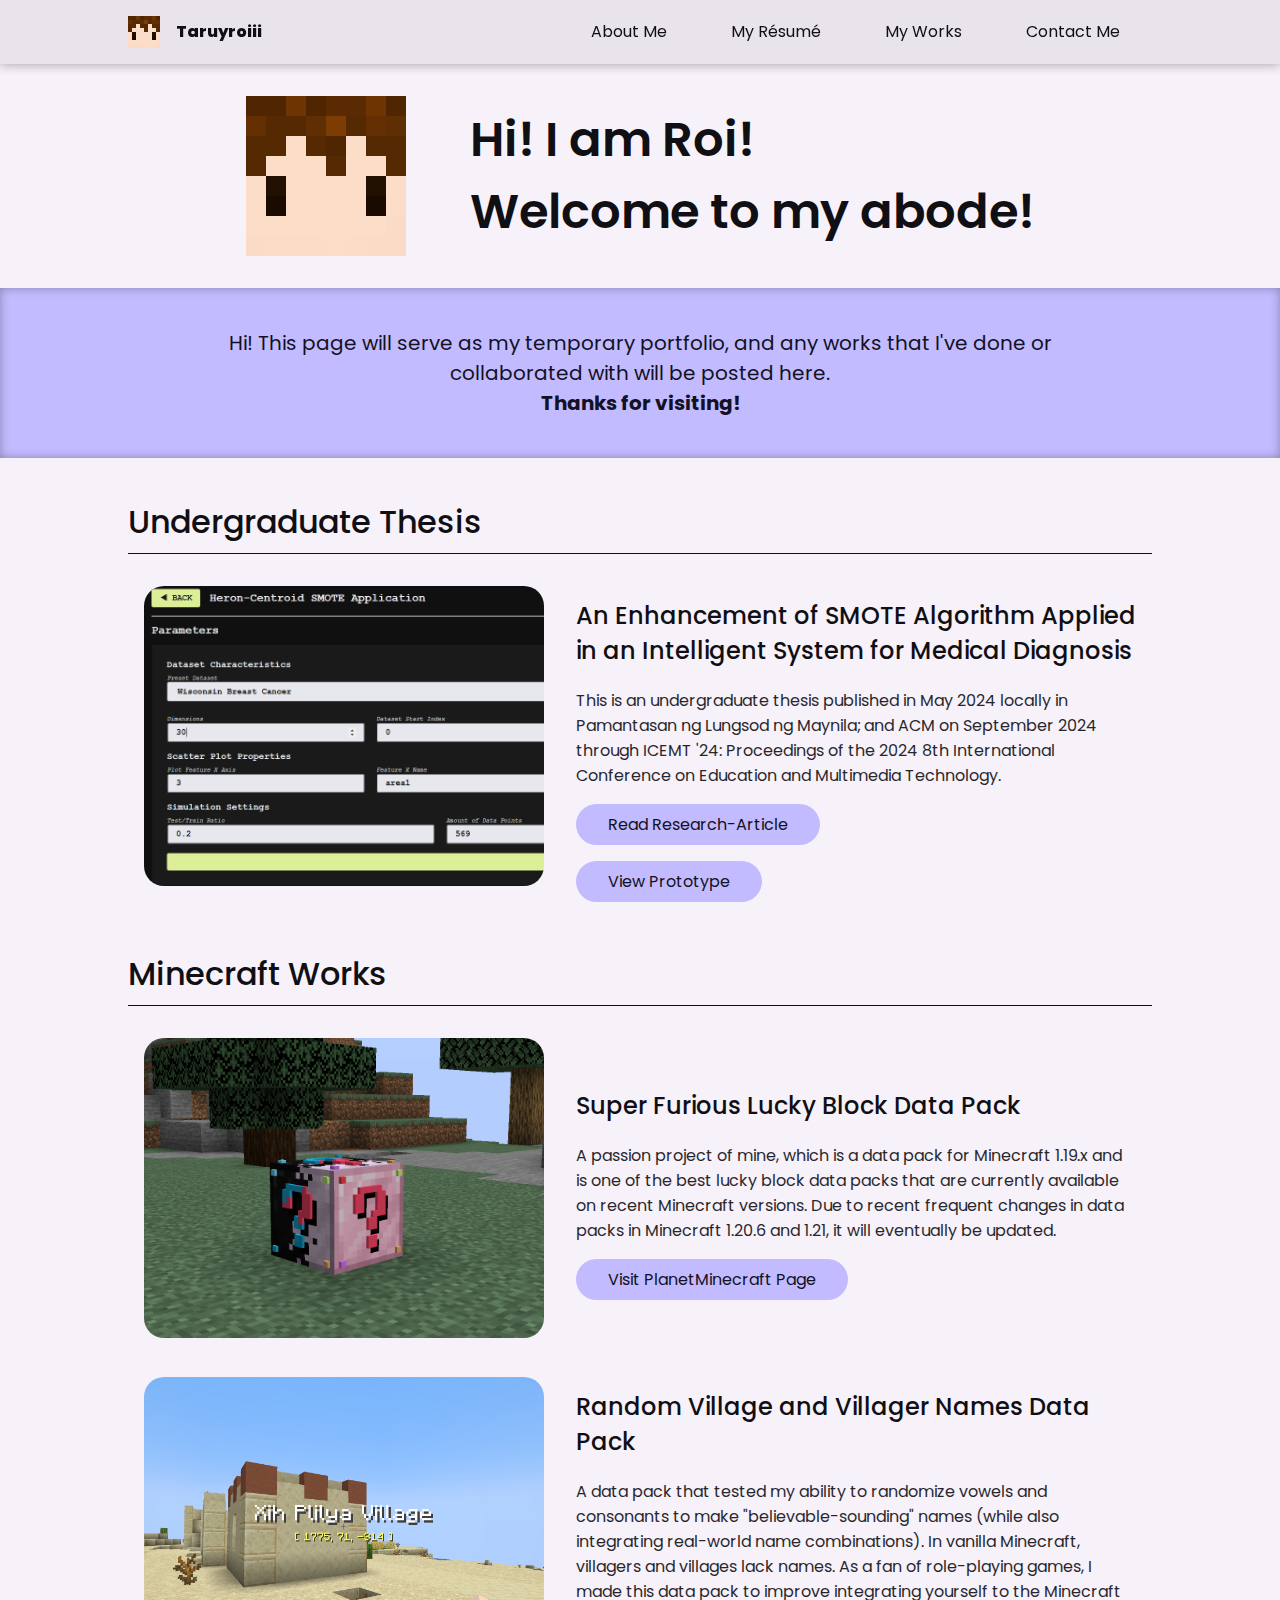
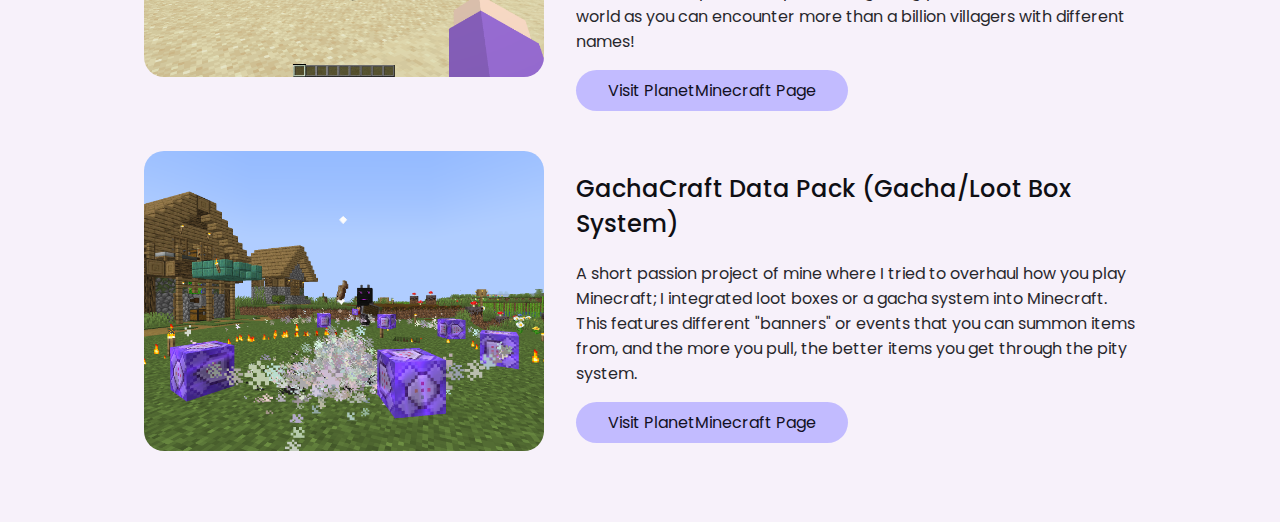
<file: index.html>
<!DOCTYPE html>
<html>
    <head>
        <meta charset="UTF-8">
        <meta name="viewport" content="width=device-width, initial-scale=1.0">
        <link rel="stylesheet" href="main.css"/>
        <link rel="icon" href="icon.ico"/>
        <script src="script.js"></script>
        <title>Taruyroiii's Portfolio</title>
    </head>
    <body>
        <div id="header">
            <div>
                <img src="icon.ico"/ style="height: 2em;">
                <div style="margin-left: 1em; font-weight: 800; line-height: 2em;">
                    Taruyroiii
                </div>
            </div>
            <div id="navigation">
                <div class="nav-item">About Me</div>
                <div class="nav-item">My Résumé</div>
                <div class="nav-item">My Works</div>
                <div class="nav-item">Contact Me</div>
            </div>
        </div>
        <div id="front-cover">
            <div id="front-feature"><img src="icon.ico"/ style="height: 10em;"></div>
            <div id="front-greeting">Hi! I am Roi!<br>Welcome to my abode!</div>
        </div>
        <div id="front-notice">
            Hi! This page will serve as my temporary portfolio, and any works that I've done or collaborated with will be posted here.
            <br>
            <b>Thanks for visiting!</b>
        </div>
        <div class="main-body">
            <div class="content-group">
                <div class="heading">Undergraduate Thesis</div>
                <div class="content">
                    <div class="content-image"><img src="assets/heron-centroid-smote-preview.png"/></div>
                    <div class="content-text">
                        <div class="title">An Enhancement of SMOTE Algorithm Applied in an Intelligent System for Medical Diagnosis</div>
                        <div class="description">This is an undergraduate thesis published in May 2024 locally in Pamantasan ng Lungsod ng Maynila; and ACM on September 2024 through ICEMT '24: Proceedings of the 2024 8th International Conference on Education and Multimedia Technology. </div>
                        <a href="https://doi.org/10.1145/3678726.3678771" class="button">Read Research-Article</a>
                        <a href="heron-centroid-smote/main.html" class="button">View Prototype</a>
                    </div>
                </div>
            </div>
            <div class="content-group"> 
                <div class="heading">Minecraft Works</div>
                <div class="content">
                    <div class="content-image"><img src="assets/super-furious-lucky-block-preview.png"/></div>
                    <div class="content-text">
                        <div class="title">Super Furious Lucky Block Data Pack</div>
                        <div class="description">A passion project of mine, which is a data pack for Minecraft 1.19.x and is one of the best lucky block data packs that are currently available on recent Minecraft versions. Due to recent frequent changes in data packs in Minecraft 1.20.6 and 1.21, it will eventually be updated.</div>
                        <a href="https://www.planetminecraft.com/data-pack/super-furious-lucky-block-for-minecraft-1-14-4/" class="button">Visit PlanetMinecraft Page</a>
                    </div>
                </div>
                <div class="content">
                    <div class="content-image"><img src="assets/random-villager-names-preview.png"/></div>
                    <div class="content-text">
                        <div class="title">Random Village and Villager Names Data Pack</div>
                        <div class="description">A data pack that tested my ability to randomize vowels and consonants to make "believable-sounding" names (while also integrating real-world name combinations). In vanilla Minecraft, villagers and villages lack names. As a fan of role-playing games, I made this data pack to improve integrating yourself to the Minecraft world as you can encounter more than a billion villagers with different names!</div>
                        <a href="https://www.planetminecraft.com/data-pack/random-village-and-villager-names-data-pack/" class="button">Visit PlanetMinecraft Page</a>
                    </div>
                </div>
                <div class="content">
                    <div class="content-image"><img src="assets/gachacraft-preview.png"/></div>
                    <div class="content-text">
                        <div class="title">GachaCraft Data Pack (Gacha/Loot Box System)</div>
                        <div class="description">A short passion project of mine where I tried to overhaul how you play Minecraft; I integrated loot boxes or a gacha system into Minecraft. This features different "banners" or events that you can summon items from, and the more you pull, the better items you get through the pity system.</div>
                        <a href="https://www.planetminecraft.com/data-pack/gachacraft-data-pack/" class="button">Visit PlanetMinecraft Page</a>
                    </div>
                </div>
            </div>
        </div>
    </body>
</html>
</file>
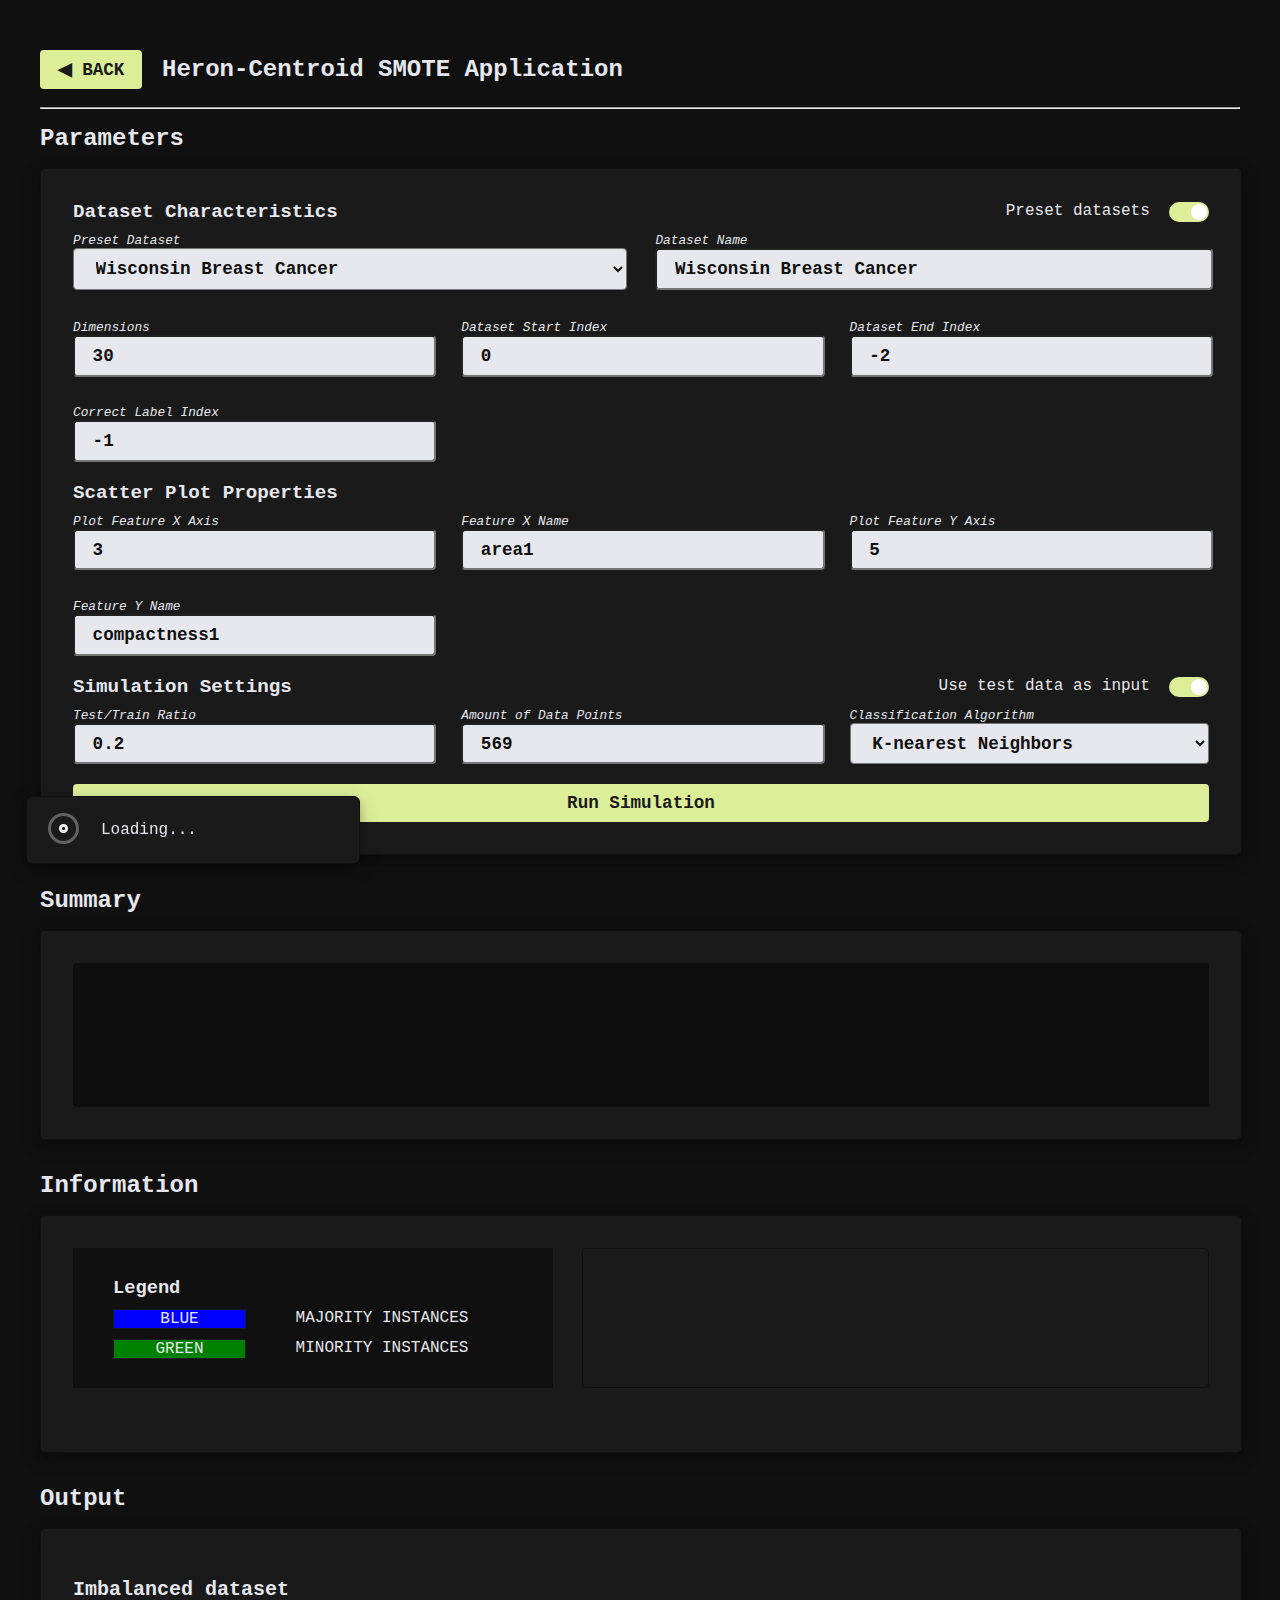
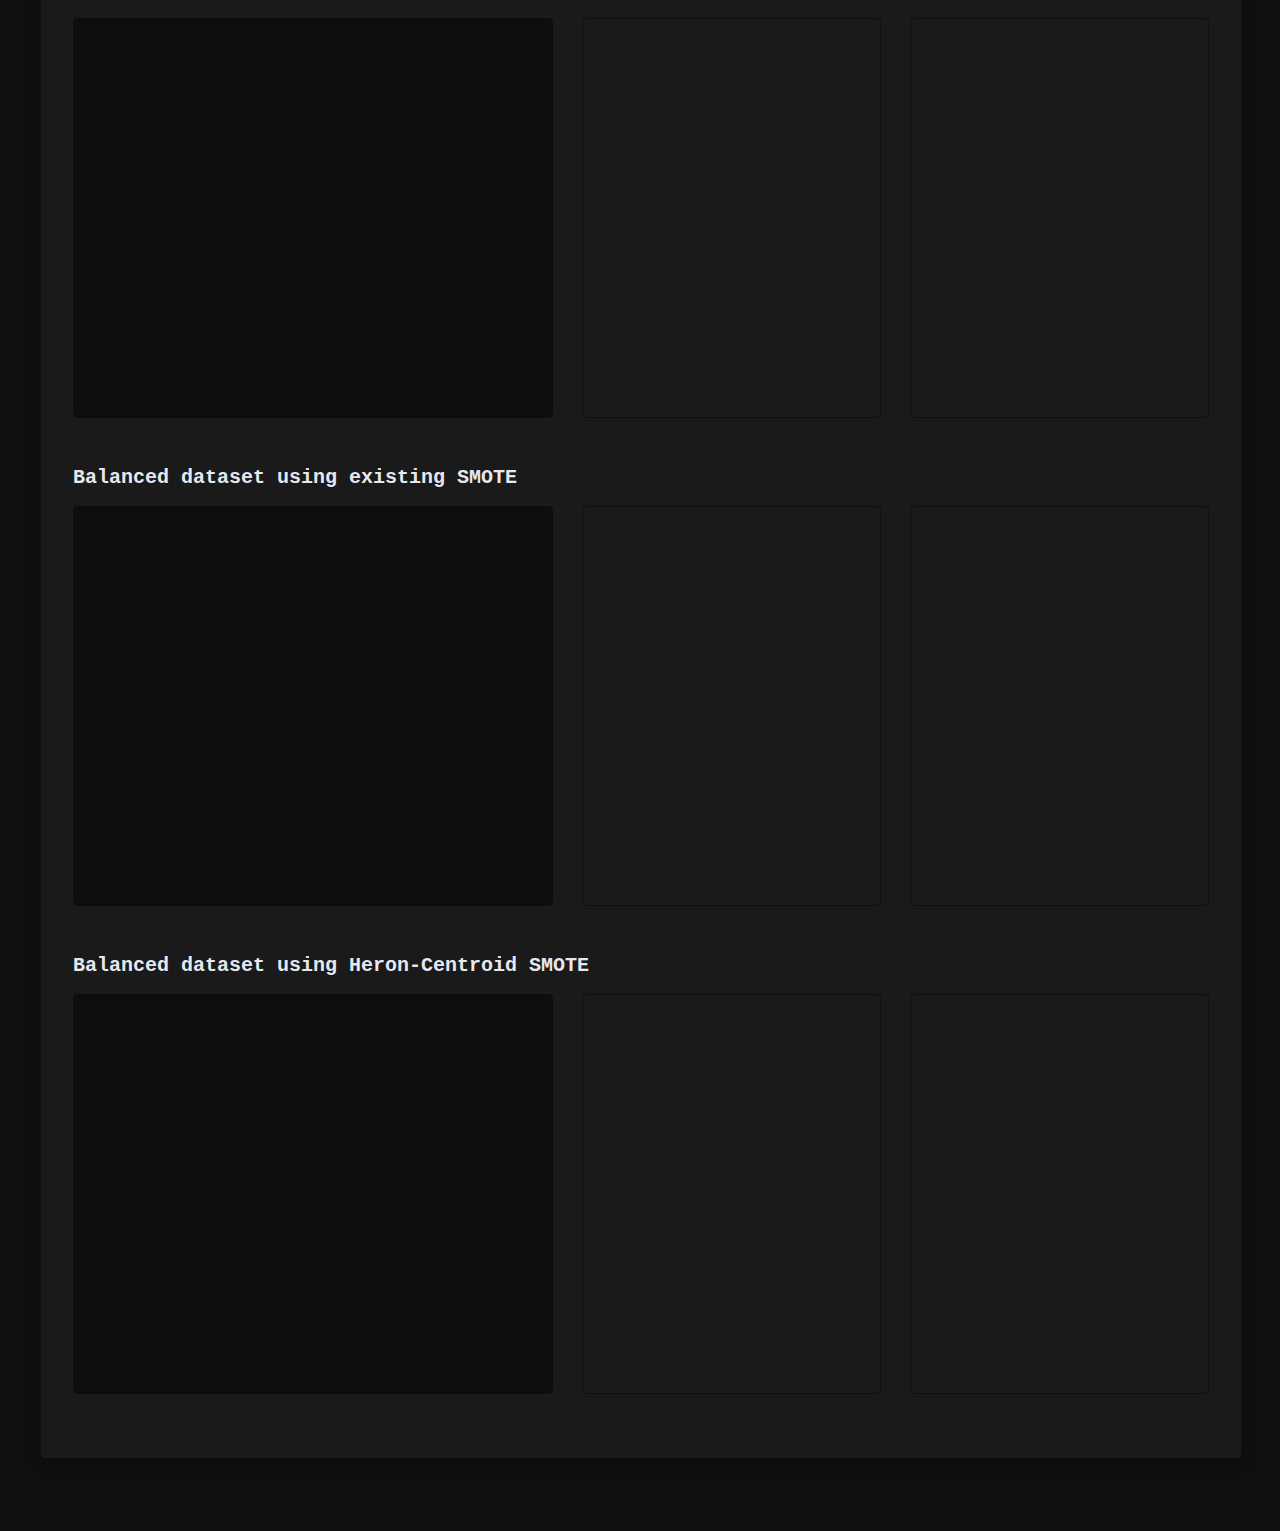
<file: heron-centroid-smote/index.html>
<!DOCTYPE html>
<html>
    <head>
        <meta charset="UTF-8">
        <meta name="viewport" content="width=device-width, initial-scale=1.0">
        <title>SMOTE Modification</title>
        <script src="./mini-coi.js"></script>
        <script type="module" src="https://pyscript.net/releases/2023.11.1/core.js"></script>
        <link rel="stylesheet" href="heron-centroid-smote.css"/>
        <link rel="stylesheet" href="https://pyscript.net/releases/2023.11.1/core.css"/>
        <script defer type="module" src="https://pyscript.net/releases/2023.11.1/core.js"></script>
        <script type="text/javascript" src="heron-centroid-smote.js"></script>
    </head>
    <body>
        <script type="py" src="./heron-centroid-smote.py" config="./pyscript.json" target="output"></script>
        <div id="toast">
            <div id="toast-logo">
                <div class="lds-ripple"><div></div><div></div></div>
            </div>
            <div id="toast-text">Loading...</div>
        </div>
        <div style="display: flex; flex-direction: row; align-items: center;">
            <a href="../index.html" style="padding-right: 20px;"><button>◀ BACK</button></a>
            <h1>Heron-Centroid SMOTE Application</h1>
        </div>
        <hr>
        <h1>Parameters</h1>
        <div class="wrapper settings">
            <div class="parameters">
                <div class="heading">
                    <div class="name">Dataset Characteristics</div>
                    <div class="heading-switch">
                        <span>Preset datasets</span>
                        <label class="switch">
                            <input id="preset-dataset-input" type="checkbox" onclick="updateDatasetInputData(this.checked);" checked>
                            <span class="slider round"></span>
                        </label>
                    </div>
                </div>
                <div class="parameter-group">
                    <div class="parameter-group">
                        <div id="mode-custom" class="parameter" style="display: none;">
                            <div class="name">Custom Dataset File</div>
                            <input id="input-dataset-file" type="file"/>
                        </div>
                        <input id="input-dataset-file-path" value="./datasets/wdbc.data" readonly style="display: none;"/>
                        <div id="mode-preset" class="parameter">
                            <div class="name">Preset Dataset</div>
                            <select id="input-dataset-preset" onchange="updateDefaultParameters(this.value)"/>
                                <option value="breast">Wisconsin Breast Cancer</option>
                                <option value="heart">Heart Attack Risk Prediction</option>
                                <option value="diabetes">Pima Indians Diabetes</option>
                                <option value="liver">Indian Liver Patient Records</option>
                                <option value="parkinsons">Oxford Parkinson's Disease</option>
                                <option value="stroke">Stroke Prediction Dataset</option>
                            </select>
                        </div>
                    </div>
                    <div class="parameter">
                        <div class="name">Dataset Name</div>
                        <input id="input-dataset-name" type="text" placeholder="Dataset Name" value="Wisconsin Breast Cancer"/>
                    </div>
                </div>
                <div class="parameter-group">
                    <div class="parameter">
                        <div class="name">Dimensions</div>
                        <input id="input-dimensions" type="number" placeholder="Dimensions" min="2" value="30"/>
                    </div>
                    <div class="parameter">
                        <div class="name">Dataset Start Index</div>
                        <input id="input-data-start-index" type="number" placeholder="Dataset Start Index" value="0"/>
                    </div>
                    <div class="parameter">
                        <div class="name">Dataset End Index</div>
                        <input id="input-data-end-index" type="number" placeholder="Dataset End Index" value="-2"/>
                    </div>
                    <div class="parameter">
                        <div class="name">Correct Label Index</div>
                        <input id="input-correct-label-index" type="number" placeholder="Correct Label Index" value="-1"/>
                    </div>
                </div>
                <div class="heading">
                    <div class="name">Scatter Plot Properties</div>
                </div>
                <div class="parameter-group">
                    <div class="parameter">
                        <div class="name">Plot Feature X Axis</div>
                        <input id="input-plot-f1-index" type="number" placeholder="Plot Feature X Axis" value="3"/>
                    </div>
                    <div class="parameter">
                        <div class="name">Feature X Name</div>
                        <input id="input-plot-f1-name" type="text" placeholder="Feature X Name" value="area1"/>
                    </div>
                    <div class="parameter">
                        <div class="name">Plot Feature Y Axis</div>
                        <input id="input-plot-f2-index" type="number" placeholder="Plot Feature Y Axis" value="5"/>
                    </div>
                    <div class="parameter">
                        <div class="name">Feature Y Name</div>
                        <input id="input-plot-f2-name" type="text" placeholder="Feature Y Name" value="compactness1"/>
                    </div>
                </div>
                <div class="heading">
                    <div class="name">Simulation Settings</div>
                    <div class="heading-switch">
                        <span>Use test data as input</span>
                        <label class="switch">
                            <input id="test-dataset-input" type="checkbox" checked>
                            <span class="slider round"></span>
                        </label>
                    </div>
                </div>
                <div class="parameter-group">
                    <div class="parameter" style="display: none;">
                        <div class="name">Labels/Centers</div>
                        <input id="input-centers" type="number" placeholder="Labels/Centers" min="2" value="2"/>
                    </div>
                    <div class="parameter">
                        <div class="name">Test/Train Ratio</div>
                        <input id="input-test-train-ratio" type="number" placeholder="Test/Train Ratio" step="0.05" min="0.00" max="1.00" value="0.2"/>
                    </div>
                    <div class="parameter">
                        <div class="name">Amount of Data Points</div>
                        <input id="input-data-points" type="number" placeholder="Data Points" min="5" value="569" max="569"/>
                    </div>
                    <div class="parameter" style="display: none;">
                        <div class="name">Classification Runs</div>
                        <input id="input-test-runs" type="number" placeholder="Classification Runs" min="1" value="1000"/>
                    </div>
                    <div class="parameter">
                        <div class="name">Classification Algorithm</div>
                        <select id="input-classification-algo"/>
                            <option value="knn">K-nearest Neighbors</option>
                            <option value="svm">Support Vector Machine</option>
                            <option value="rf">Random Forest</option>
                        </select>
                    </div>
                </div>
                <button py-click="run_simulation" id="run-simulation" onclick="runSimulation(this);">Run Simulation</button>
            </div>
        </div>
        <h1>Summary</h1>
        <div class="wrapper output">
            <div class="table-summary"></div>
            <div id="summarized-output-skeleton" class="skeleton container" style="width: 100%; height: 15ch;"></div>
            <div id="summarized-output" class="table-output" style="display: none;">
                <div class="table-output-row heading">
                    <div>Balancing Method</div>
                    <div>Accuracy</div>
                    <div>Sensitivity</div>
                    <div>Specificity</div>
                    <div>Precision</div>
                    <div>F1-Score</div>
                    <div>G-mean</div>
                </div>
                <div id="summarized-output-imbalanced" class="table-output-row"></div>
                <div id="summarized-output-existing-smote" class="table-output-row"></div>
                <div id="summarized-output-heron-centroid-smote" class="table-output-row"></div>
            </div>
        </div>
        <h1>Information</h1>
        <div class="wrapper output">
            <div class="output-wrapper">
                <div id="matplotlib-legend">
                    <div class="legend-container" style="height: 100px;">
                        <h3>Legend</h3>
                        <div class="legend-row">
                            <div class="legend-color majority">BLUE</div>
                            <div class="legend-name">MAJORITY INSTANCES</div>
                        </div>
                        <div class="legend-row">
                            <div class="legend-color minority">GREEN</div>
                            <div class="legend-name">MINORITY INSTANCES</div>
                        </div>
                    </div>
                </div>
                <div id="classification-info-output" class="table-output"></div>
            </div>
        </div>
        <h1>Output</h1>
        <div class="wrapper output">
            <h2>Imbalanced dataset</h2>
            <div class="output-wrapper">
                <div id="matplotlib-output-imbalanced">
                    <div class="skeleton container"></div>
                </div>
                <div id="evaluation-output-imbalanced" class="table-output"></div>
                <div id="information-output-imbalanced" class="table-output"></div>
            </div>
            <h2>Balanced dataset using existing SMOTE</h2>
            <div class="output-wrapper">
                <div id="matplotlib-output-existing-smote">
                    <div class="skeleton container"></div>
                </div>
                <div id="evaluation-output-existing-smote" class="table-output"></div>
                <div id="information-output-existing-smote" class="table-output"></div>
            </div>
            <h2>Balanced dataset using Heron-Centroid SMOTE</h2>
            <div class="output-wrapper">
                <div id="matplotlib-output-heron-centroid-smote">
                    <div class="skeleton container"></div>
                </div>
                <div id="evaluation-output-heron-centroid-smote" class="table-output"></div>
                <div id="information-output-heron-centroid-smote" class="table-output"></div>
            </div>
        </div>
        <div id="output"></div>
    </body>
</html>
</file>
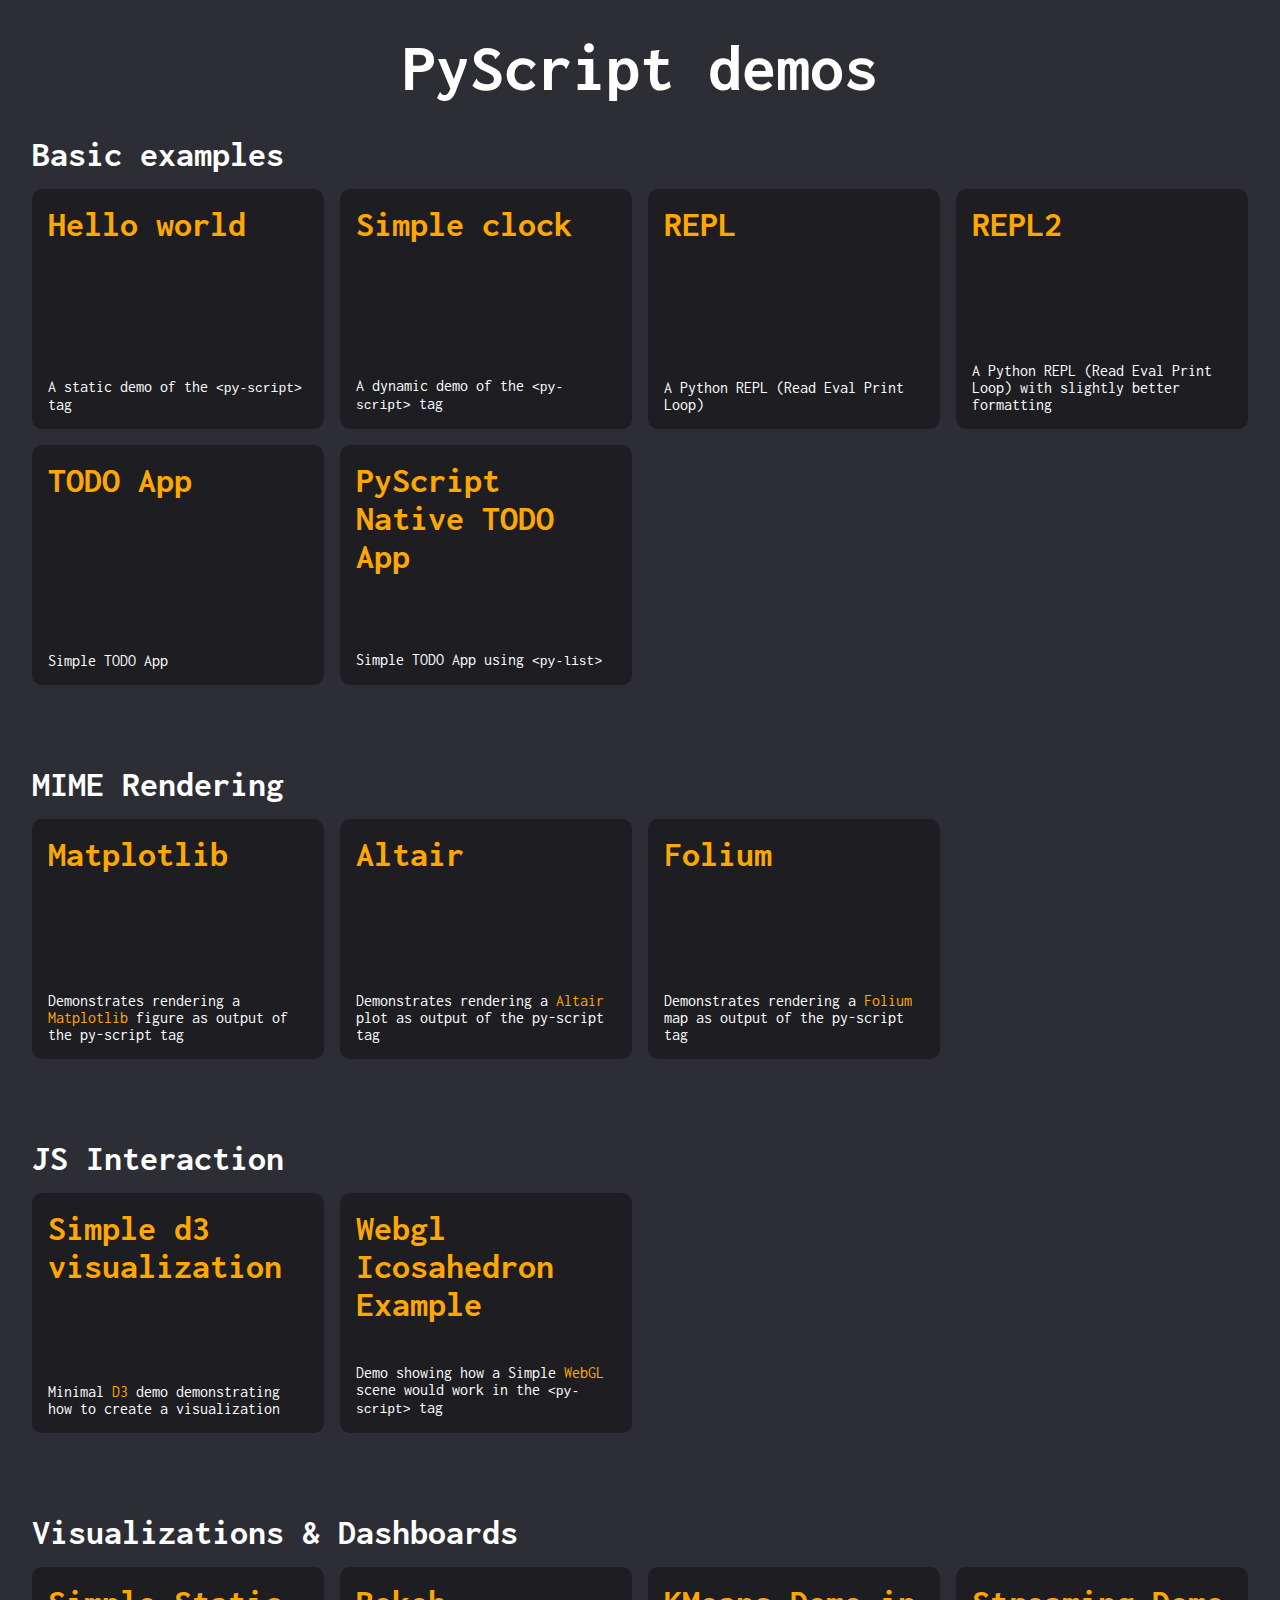
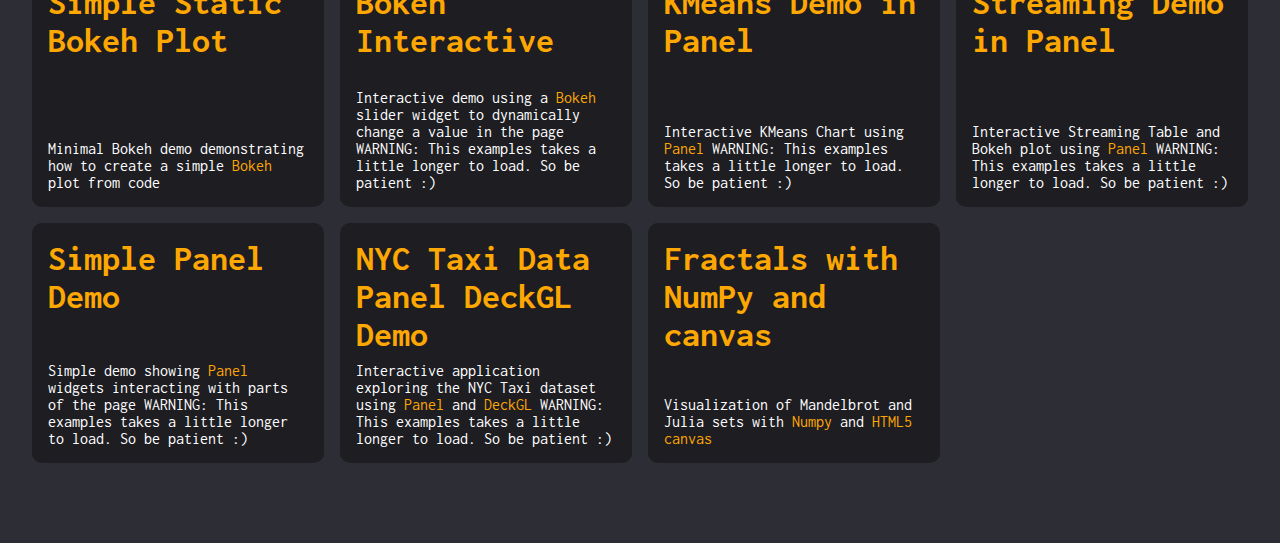
<file: pyscript-main/examples/index.html>
<!doctype html>
<html lang="en">
    <head>
        <meta charset="utf-8" />
        <meta name="viewport" content="width=device-width,initial-scale=1" />
        <title>PyScript demo</title>
        <link rel="icon" type="image/png" href="favicon.png" />
        <link rel="stylesheet" href="./assets/css/main.css" />
        <link rel="stylesheet" href="./assets/css/index.css" />
    </head>

    <body class="container">
        <h1 class="title-main">PyScript demos</h1>
        <section class="example">
            <h2>Basic examples</h2>
            <div class="container-card">
                <div class="card">
                    <div class="card-content">
                        <a href="./hello_world.html" target="_blank">
                            <h2>Hello world</h2>
                        </a>
                        <p>
                            A static demo of the
                            <code>&lt;py-script&gt;</code> tag
                        </p>
                    </div>
                </div>

                <div class="card">
                    <div class="card-content">
                        <a href="./simple_clock.html" target="_blank">
                            <h2>Simple clock</h2>
                        </a>
                        <p>
                            A dynamic demo of the
                            <code>&lt;py-script&gt;</code> tag
                        </p>
                    </div>
                </div>

                <div class="card">
                    <div class="card-content">
                        <a href="./repl.html" target="_blank">
                            <h2>REPL</h2>
                        </a>
                        <p>A Python REPL (Read Eval Print Loop)</p>
                    </div>
                </div>

                <div class="card">
                    <div class="card-content">
                        <a href="./repl2.html" target="_blank">
                            <h2>REPL2</h2>
                        </a>
                        <p>
                            A Python REPL (Read Eval Print Loop) with slightly
                            better formatting
                        </p>
                    </div>
                </div>

                <div class="card">
                    <div class="card-content">
                        <a href="./todo.html" target="_blank">
                            <h2>TODO App</h2>
                        </a>
                        <p>Simple TODO App</p>
                    </div>
                </div>

                <div class="card">
                    <div class="card-content">
                        <a href="./todo-pylist.html" target="_blank">
                            <h2>PyScript Native TODO App</h2>
                        </a>
                        <p>
                            Simple TODO App using <code>&lt;py-list&gt;</code>
                        </p>
                    </div>
                </div>
            </div>
        </section>

        <section class="example">
            <h2>MIME Rendering</h2>
            <div class="container-card">
                <div class="card">
                    <div class="card-content">
                        <a href="./matplotlib.html" target="_blank">
                            <h2>Matplotlib</h2>
                        </a>
                        <p>
                            Demonstrates rendering a
                            <a href="https://matplotlib.org/" target="_blank"
                                >Matplotlib</a
                            >
                            figure as output of the py-script tag
                        </p>
                    </div>
                </div>

                <div class="card">
                    <div class="card-content">
                        <a href="./altair.html" target="_blank">
                            <h2>Altair</h2>
                        </a>
                        <p>
                            Demonstrates rendering a
                            <a
                                href="https://altair-viz.github.io/"
                                target="_blank"
                                >Altair</a
                            >
                            plot as output of the py-script tag
                        </p>
                    </div>
                </div>

                <div class="card">
                    <div class="card-content">
                        <a href="./folium.html" target="_blank">
                            <h2>Folium</h2>
                        </a>
                        <p>
                            Demonstrates rendering a
                            <a
                                href="https://python-visualization.github.io/folium/"
                                target="_blank"
                                >Folium</a
                            >
                            map as output of the py-script tag
                        </p>
                    </div>
                </div>
            </div>
        </section>

        <section class="example">
            <h2>JS Interaction</h2>
            <div class="container-card">
                <div class="card">
                    <div class="card-content">
                        <a href="./d3.html" target="_blank">
                            <h2>Simple d3 visualization</h2>
                        </a>
                        <p>
                            Minimal
                            <a href="https://d3js.org/" target="_blank">D3</a>
                            demo demonstrating how to create a visualization
                        </p>
                    </div>
                </div>

                <div class="card">
                    <div class="card-content">
                        <a href="./webgl/raycaster/index.html" target="_blank">
                            <h2>Webgl Icosahedron Example</h2>
                        </a>
                        <p>
                            Demo showing how a Simple
                            <a
                                href="https://developer.mozilla.org/en-US/docs/Web/API/WebGL_API"
                                target="_blank"
                                >WebGL</a
                            >
                            scene would work in the
                            <code>&lt;py-script&gt;</code> tag
                        </p>
                    </div>
                </div>
            </div>
        </section>

        <section class="example">
            <h2>Visualizations & Dashboards</h2>
            <div class="container-card">
                <div class="card">
                    <div class="card-content">
                        <a href="./bokeh.html" target="_blank">
                            <h2>Simple Static Bokeh Plot</h2>
                        </a>
                        <p>
                            Minimal Bokeh demo demonstrating how to create a
                            simple
                            <a href="https://bokeh.org/" target="_blank"
                                >Bokeh</a
                            >
                            plot from code
                        </p>
                    </div>
                </div>

                <div class="card">
                    <div class="card-content">
                        <a href="./bokeh_interactive.html" target="_blank">
                            <h2 class="text-2xl font-bold text-blue-600">
                                Bokeh Interactive
                            </h2>
                        </a>
                        <p>
                            Interactive demo using a
                            <a href="https://bokeh.org/" target="_blank"
                                >Bokeh</a
                            >
                            slider widget to dynamically change a value in the
                            page WARNING: This examples takes a little longer to
                            load. So be patient :)
                        </p>
                    </div>
                </div>

                <div class="card">
                    <div class="card-content">
                        <a href="./panel_kmeans.html" target="_blank">
                            <h2 class="text-2xl font-bold text-blue-600">
                                KMeans Demo in Panel
                            </h2>
                        </a>
                        <p>
                            Interactive KMeans Chart using
                            <a href="https://panel.holoviz.org/" target="_blank"
                                >Panel</a
                            >
                            WARNING: This examples takes a little longer to
                            load. So be patient :)
                        </p>
                    </div>
                </div>

                <div class="card">
                    <div class="card-content">
                        <a href="./panel_stream.html" target="_blank">
                            <h2 class="text-2xl font-bold text-blue-600">
                                Streaming Demo in Panel
                            </h2>
                        </a>
                        <p>
                            Interactive Streaming Table and Bokeh plot using
                            <a href="https://panel.holoviz.org/" target="_blank"
                                >Panel</a
                            >
                            WARNING: This examples takes a little longer to
                            load. So be patient :)
                        </p>
                    </div>
                </div>

                <div class="card">
                    <div class="card-content">
                        <a href="./panel.html" target="_blank">
                            <h2 class="text-3xl font-bold text-blue-600">
                                Simple Panel Demo
                            </h2>
                        </a>
                        <p>
                            Simple demo showing
                            <a href="https://panel.holoviz.org/" target="_blank"
                                >Panel</a
                            >
                            widgets interacting with parts of the page WARNING:
                            This examples takes a little longer to load. So be
                            patient :)
                        </p>
                    </div>
                </div>

                <div class="card">
                    <div class="card-content">
                        <a href="./panel_deckgl.html" target="_blank">
                            <h2 class="text-2xl font-bold text-blue-600">
                                NYC Taxi Data Panel DeckGL Demo
                            </h2>
                        </a>
                        <p>
                            Interactive application exploring the NYC Taxi
                            dataset using
                            <a href="https://panel.holoviz.org/" target="_blank"
                                >Panel</a
                            >
                            and
                            <a href="https://deck.gl/" target="_blank"
                                >DeckGL</a
                            >
                            WARNING: This examples takes a little longer to
                            load. So be patient :)
                        </p>
                    </div>
                </div>

                <div class="card">
                    <div class="card-content">
                        <a href="./numpy_canvas_fractals.html" target="_blank">
                            <h2 class="text-2xl font-bold text-blue-600">
                                Fractals with NumPy and canvas
                            </h2>
                        </a>
                        <p>
                            Visualization of Mandelbrot and Julia sets with
                            <a href="https://numpy.org/" target="_blank"
                                >Numpy</a
                            >
                            and
                            <a
                                href="https://developer.mozilla.org/en-US/docs/Web/API/Canvas_API"
                                target="_blank"
                            >
                                HTML5 canvas
                            </a>
                        </p>
                    </div>
                </div>
            </div>
        </section>
    </body>
</html>
</file>
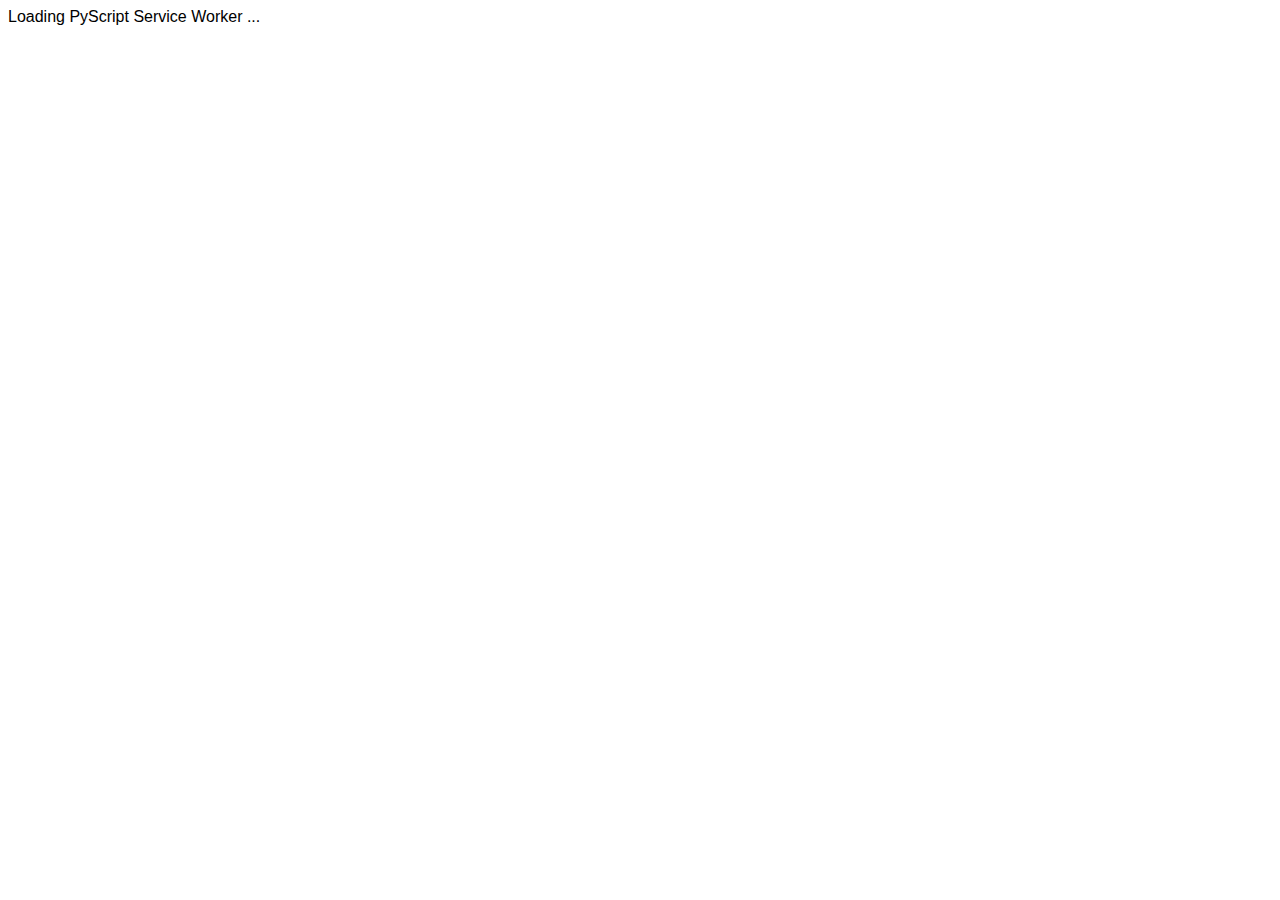
<file: pyscript-main/pyscript.sw/test/index.html>
<!doctype html>
<html lang="en">
    <head>
        <meta charset="UTF-8" />
        <meta name="viewport" content="width=device-width, initial-scale=1.0" />
        <style>body { font-family: sans-serif; }</style>
        <script src="../pyscript.sw.js" handler="./test.py" config="./test.toml"></script>
        <script type="module">
            // this is just to show some progress
            const span = document.querySelector('span');
            let i = 0;
            (function dot() {
                span.textContent = '.'.repeat(++i % 6);
                setTimeout(dot, 300);
            }());
        </script>
    </head>
    <body>
        Loading PyScript Service Worker <span></span>
    </body>
</html>
</file>
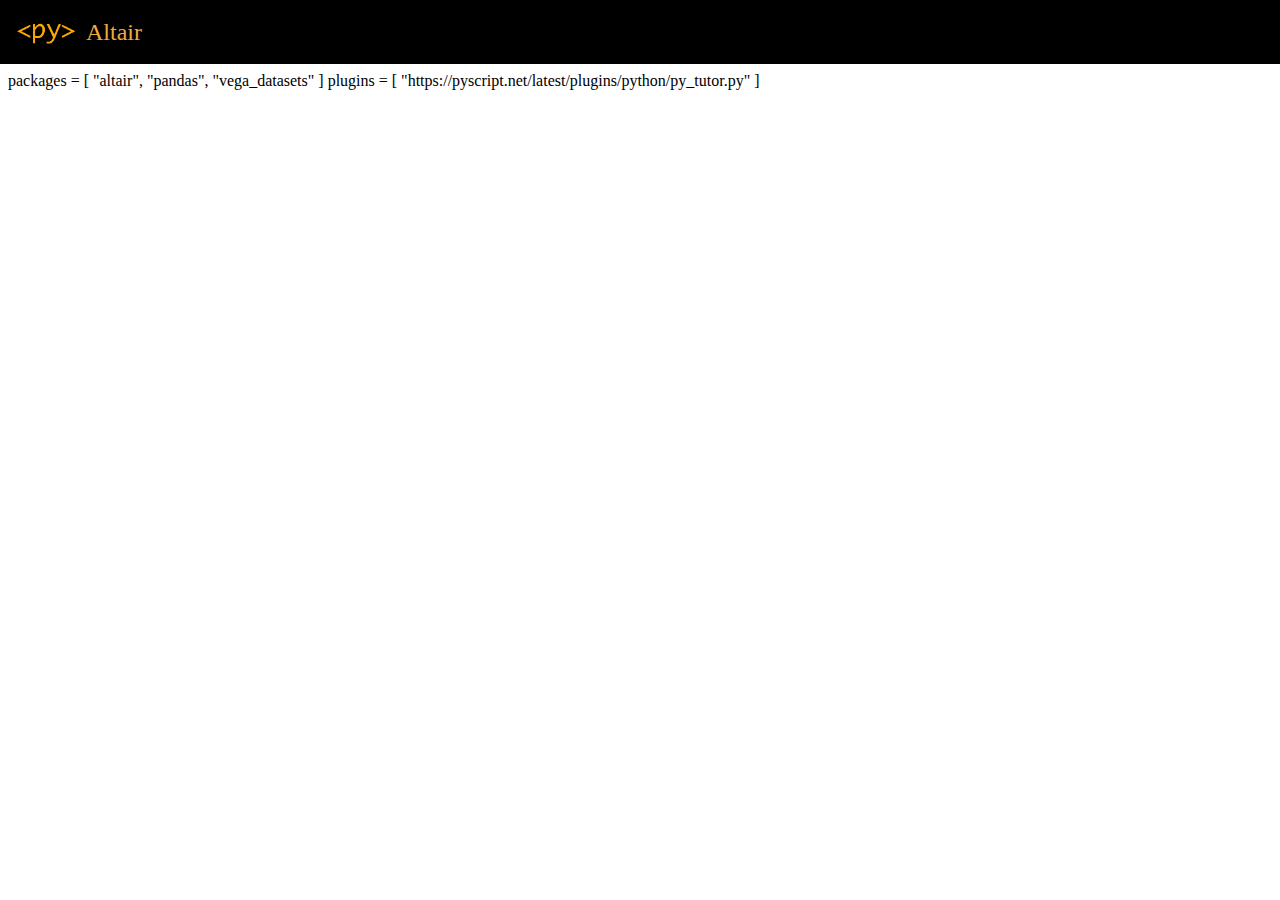
<file: pyscript-main/examples/altair.html>
<html>
    <head>
        <title>Altair</title>
        <meta charset="utf-8" />
        <link rel="icon" type="image/x-icon" href="./favicon.png" />
        <link
            rel="stylesheet"
            href="https://pyscript.net/latest/pyscript.css"
        />
        <link rel="stylesheet" href="./assets/css/examples.css" />
        <style>
            py-script {
                display: none;
            }
        </style>
        <script
            type="module"
            src="https://esm.sh/@pyscript/core@latest/core.js"
        ></script>
    </head>
    <body>
        <nav class="navbar" style="background-color: #000000">
            <div class="app-header">
                <a href="/">
                    <img src="./logo.png" class="logo" />
                </a>
                <a class="title" href="" style="color: #f0ab3c">Altair</a>
            </div>
        </nav>
        <section class="pyscript">
            <div id="altair"></div>
            <py-tutor>
                <py-config>
                    packages = [
                      "altair",
                      "pandas",
                      "vega_datasets"
                    ]
                    plugins = [
                      "https://pyscript.net/latest/plugins/python/py_tutor.py"
                    ]
                </py-config>
                <py-script>
                    from pyscript import display
                    import altair as alt
                    from vega_datasets import data

                    source = data.movies.url

                    pts = alt.selection(type="single", encodings=['x'])

                    rect = alt.Chart(data.movies.url).mark_rect().encode(
                        alt.X('IMDB_Rating:Q', bin=True),
                        alt.Y('Rotten_Tomatoes_Rating:Q', bin=True),
                        alt.Color('count()',
                            scale=alt.Scale(scheme='greenblue'),
                            legend=alt.Legend(title='Total Records')
                        )
                    )

                    circ = rect.mark_point().encode(
                        alt.ColorValue('grey'),
                        alt.Size('count()',
                            legend=alt.Legend(title='Records in Selection')
                        )
                    ).transform_filter(
                        pts
                    )

                    bar = alt.Chart(source).mark_bar().encode(
                        x='Major_Genre:N',
                        y='count()',
                        color=alt.condition(pts, alt.ColorValue("steelblue"), alt.ColorValue("grey"))
                    ).properties(
                        width=550,
                        height=200
                    ).add_selection(pts)

                    display(alt.vconcat(
                        rect + circ,
                        bar
                    ).resolve_legend(
                        color="independent",
                        size="independent"
                    ), target="altair")
                </py-script>
            </py-tutor>
        </section>
    </body>
</html>
</file>
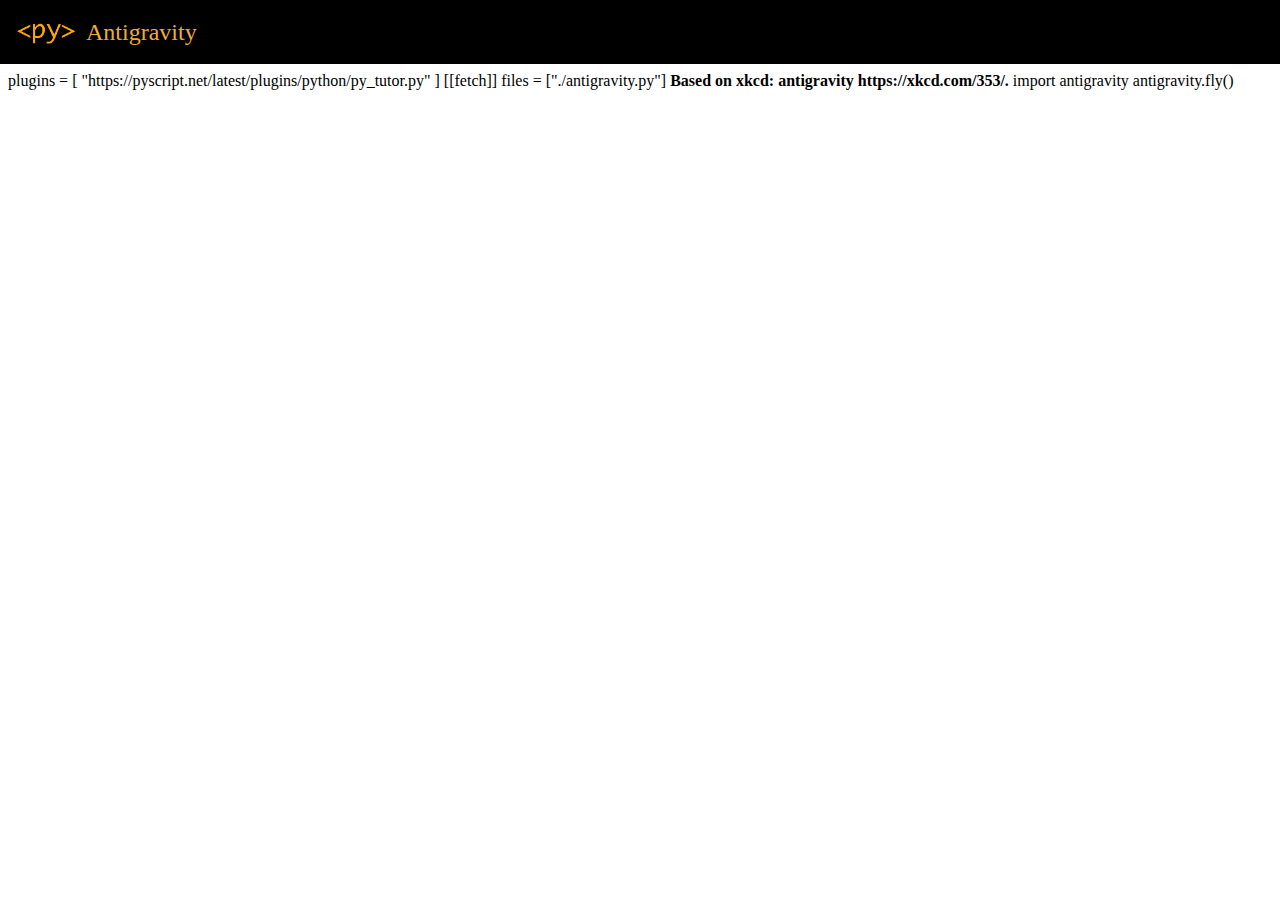
<file: pyscript-main/examples/antigravity.html>
<html>
    <head>
        <title>Antigravity</title>
        <meta charset="utf-8" />
        <link rel="icon" type="image/x-icon" href="./favicon.png" />
        <link
            rel="stylesheet"
            href="https://pyscript.net/latest/pyscript.css"
        />
        <link rel="stylesheet" href="./assets/css/examples.css" />
        <script defer src="https://pyscript.net/latest/pyscript.js"></script>
    </head>
    <body>
        <nav class="navbar" style="background-color: #000000">
            <div class="app-header">
                <a href="/">
                    <img src="./logo.png" class="logo" />
                </a>
                <a class="title" href="" style="color: #f0ab3c">Antigravity</a>
            </div>
        </nav>
        <py-tutor modules="antigravity.py">
            <section class="pyscript">
                <py-config>
                    plugins = [
                      "https://pyscript.net/latest/plugins/python/py_tutor.py"
                    ]
                    [[fetch]]
                    files = ["./antigravity.py"]
                </py-config>
                <b>Based on xkcd: antigravity https://xkcd.com/353/.</b>
                <py-script>
                    import antigravity
                    antigravity.fly()
                </py-script>
            </section>
        </py-tutor>
    </body>
</html>
</file>
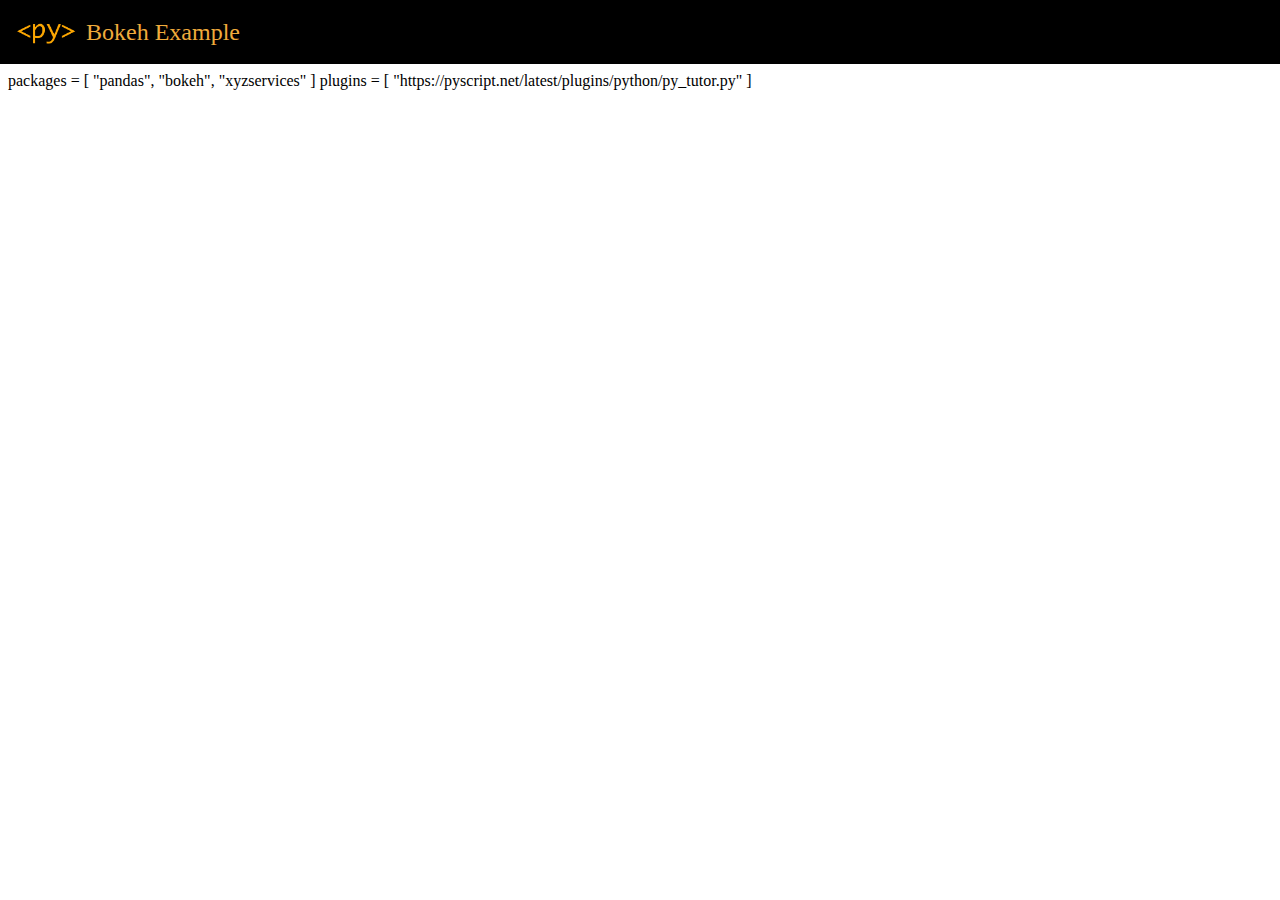
<file: pyscript-main/examples/bokeh.html>
<html>
    <head>
        <title>Bokeh Example</title>
        <meta charset="iso-8859-1" />
        <link rel="icon" type="image/x-icon" href="./favicon.png" />
        <script
            type="text/javascript"
            src="https://cdn.bokeh.org/bokeh/release/bokeh-3.0.3.min.js"
        ></script>
        <script
            type="text/javascript"
            src="https://cdn.bokeh.org/bokeh/release/bokeh-gl-3.0.3.min.js"
        ></script>
        <script
            type="text/javascript"
            src="https://cdn.bokeh.org/bokeh/release/bokeh-widgets-3.0.3.min.js"
        ></script>
        <script
            type="text/javascript"
            src="https://cdn.bokeh.org/bokeh/release/bokeh-tables-3.0.3.min.js"
        ></script>
        <script
            type="text/javascript"
            src="https://cdn.bokeh.org/bokeh/release/bokeh-mathjax-3.0.3.min.js"
        ></script>

        <script type="text/javascript">
            Bokeh.set_log_level("info");
        </script>
        <link
            rel="stylesheet"
            href="https://pyscript.net/latest/pyscript.css"
        />

        <link rel="stylesheet" href="./assets/css/examples.css" />
        <style>
            py-script {
                display: none;
            }
        </style>
        <script
            type="module"
            src="https://esm.sh/@pyscript/core@latest/core.js"
        ></script>
    </head>
    <body>
        <nav class="navbar" style="background-color: #000000">
            <div class="app-header">
                <a href="/">
                    <img src="./logo.png" class="logo" />
                </a>
                <a class="title" href="" style="color: #f0ab3c"
                    >Bokeh Example</a
                >
            </div>
        </nav>
        <py-tutor>
            <section class="pyscript">
                <div id="myplot"></div>

                <py-config>
                    packages = [
                      "pandas",
                      "bokeh",
                      "xyzservices"
                    ]
                    plugins = [
                      "https://pyscript.net/latest/plugins/python/py_tutor.py"
                    ]
                </py-config>

                <py-script id="main">
                    import json
                    import pyodide

                    from js import Bokeh, console, JSON

                    from bokeh.embed import json_item
                    from bokeh.plotting import figure
                    from bokeh.resources import CDN

                    # create a new plot with default tools, using figure
                    p = figure(width=400, height=400)

                    # add a circle renderer with x and y coordinates, size, color, and alpha
                    p.circle([1, 2, 3, 4, 5], [6, 7, 2, 4, 5], size=15, line_color="navy", fill_color="orange", fill_alpha=0.5)
                    p_json = json.dumps(json_item(p, "myplot"))

                    Bokeh.embed.embed_item(JSON.parse(p_json))
                </py-script>
            </section>
        </py-tutor>
    </body>
</html>
</file>
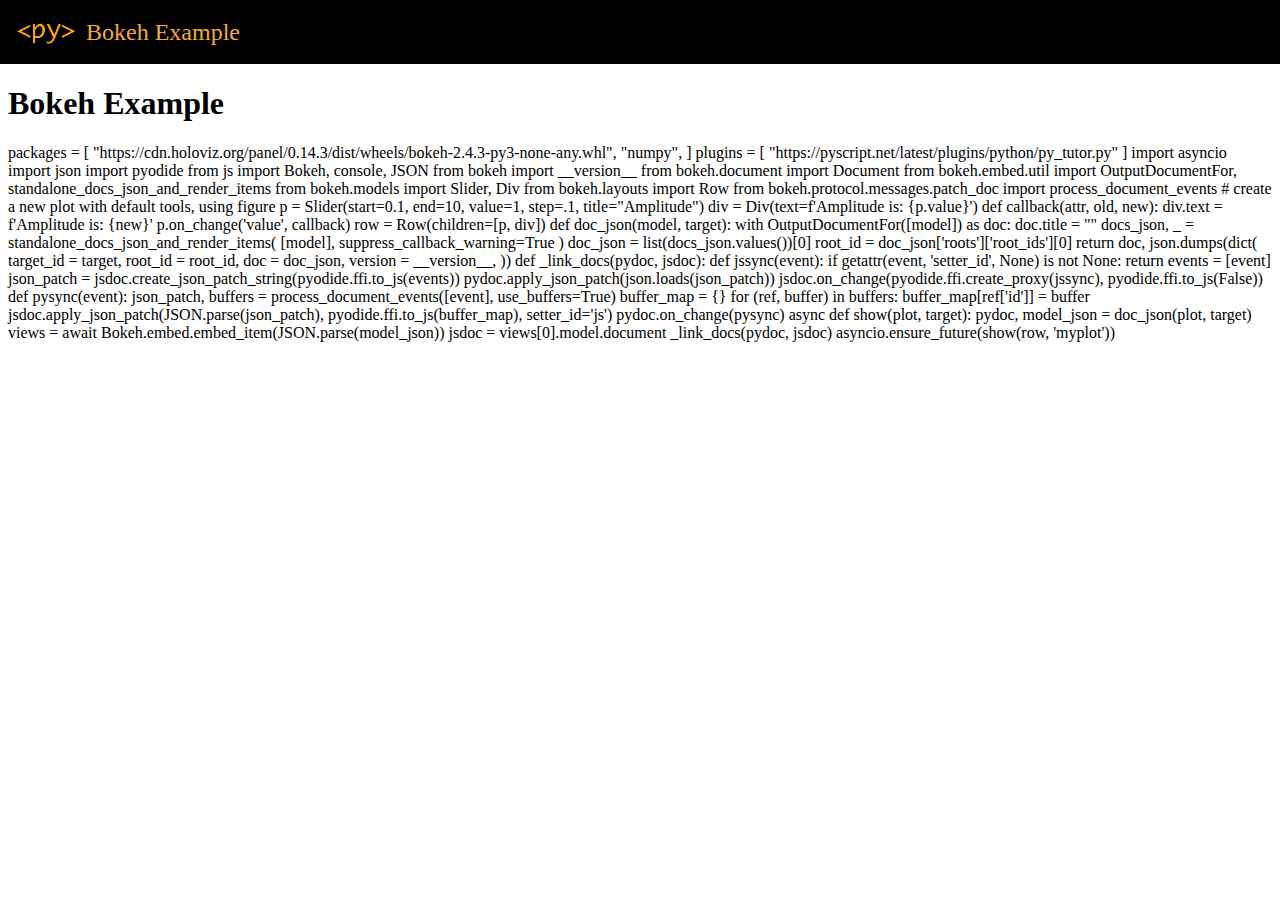
<file: pyscript-main/examples/bokeh_interactive.html>
<html>
    <head>
        <title>Bokeh Example</title>
        <meta charset="iso-8859-1" />
        <link rel="icon" type="image/x-icon" href="./favicon.png" />
        <script
            type="text/javascript"
            src="https://cdn.bokeh.org/bokeh/release/bokeh-2.4.3.js"
        ></script>
        <script
            type="text/javascript"
            src="https://cdn.bokeh.org/bokeh/release/bokeh-gl-2.4.3.min.js"
        ></script>
        <script
            type="text/javascript"
            src="https://cdn.bokeh.org/bokeh/release/bokeh-widgets-2.4.3.min.js"
        ></script>
        <script
            type="text/javascript"
            src="https://cdn.bokeh.org/bokeh/release/bokeh-tables-2.4.3.min.js"
        ></script>
        <script
            type="text/javascript"
            src="https://cdn.bokeh.org/bokeh/release/bokeh-mathjax-2.4.3.min.js"
        ></script>
        <link rel="stylesheet" href="./assets/css/examples.css" />

        <script type="text/javascript">
            Bokeh.set_log_level("info");
        </script>
        <link
            rel="stylesheet"
            href="https://pyscript.net/latest/pyscript.css"
        />

        <script defer src="https://pyscript.net/latest/pyscript.js"></script>
    </head>
    <body>
        <nav class="navbar" style="background-color: #000000">
            <div class="app-header">
                <a href="/">
                    <img src="./logo.png" class="logo" />
                </a>
                <a class="title" href="" style="color: #f0ab3c"
                    >Bokeh Example</a
                >
            </div>
        </nav>
        <py-tutor>
            <section class="pyscript">
                <h1>Bokeh Example</h1>
                <div id="myplot"></div>

                <py-config>
                    packages = [
                      "https://cdn.holoviz.org/panel/0.14.3/dist/wheels/bokeh-2.4.3-py3-none-any.whl",
                      "numpy",
                    ]
                    plugins = [
                      "https://pyscript.net/latest/plugins/python/py_tutor.py"
                    ]
                </py-config>

                <py-script id="main">
                    import asyncio
                    import json
                    import pyodide

                    from js import Bokeh, console, JSON

                    from bokeh import __version__
                    from bokeh.document import Document
                    from bokeh.embed.util import OutputDocumentFor, standalone_docs_json_and_render_items
                    from bokeh.models import Slider, Div
                    from bokeh.layouts import Row
                    from bokeh.protocol.messages.patch_doc import process_document_events

                    # create a new plot with default tools, using figure
                    p = Slider(start=0.1, end=10, value=1, step=.1, title="Amplitude")
                    div = Div(text=f'Amplitude is: {p.value}')

                    def callback(attr, old, new):
                        div.text = f'Amplitude is: {new}'

                    p.on_change('value', callback)

                    row = Row(children=[p, div])

                    def doc_json(model, target):
                        with OutputDocumentFor([model]) as doc:
                            doc.title = ""
                            docs_json, _ = standalone_docs_json_and_render_items(
                                [model], suppress_callback_warning=True
                            )

                        doc_json = list(docs_json.values())[0]
                        root_id = doc_json['roots']['root_ids'][0]

                        return doc, json.dumps(dict(
                            target_id = target,
                            root_id   = root_id,
                            doc       = doc_json,
                            version   = __version__,
                        ))

                    def _link_docs(pydoc, jsdoc):
                        def jssync(event):
                            if getattr(event, 'setter_id', None) is not None:
                                return
                            events = [event]
                            json_patch = jsdoc.create_json_patch_string(pyodide.ffi.to_js(events))
                            pydoc.apply_json_patch(json.loads(json_patch))

                        jsdoc.on_change(pyodide.ffi.create_proxy(jssync), pyodide.ffi.to_js(False))

                        def pysync(event):
                            json_patch, buffers = process_document_events([event], use_buffers=True)
                            buffer_map = {}
                            for (ref, buffer) in buffers:
                                buffer_map[ref['id']] = buffer
                            jsdoc.apply_json_patch(JSON.parse(json_patch), pyodide.ffi.to_js(buffer_map), setter_id='js')

                        pydoc.on_change(pysync)

                    async def show(plot, target):
                        pydoc, model_json = doc_json(plot, target)
                        views = await Bokeh.embed.embed_item(JSON.parse(model_json))
                        jsdoc = views[0].model.document
                        _link_docs(pydoc, jsdoc)

                    asyncio.ensure_future(show(row, 'myplot'))
                </py-script>
            </section>
        </py-tutor>
    </body>
</html>
</file>
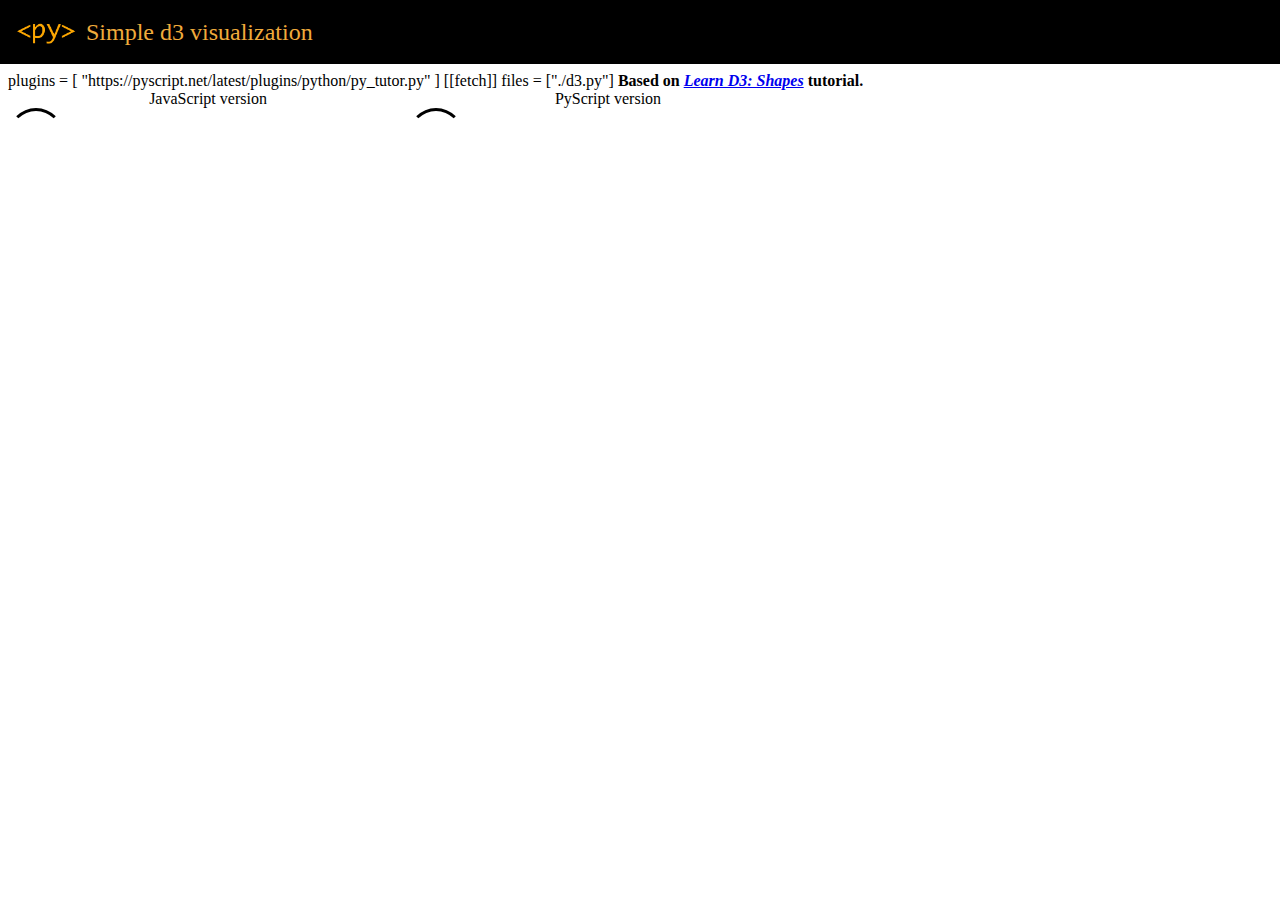
<file: pyscript-main/examples/d3.html>
<html>
    <head>
        <title>d3: JavaScript & PyScript visualizations side-by-side</title>
        <meta charset="utf-8" />
        <link rel="icon" type="image/x-icon" href="./favicon.png" />

        <link
            rel="stylesheet"
            href="https://pyscript.net/latest/pyscript.css"
        />
        <script defer src="https://pyscript.net/latest/pyscript.js"></script>
        <link rel="stylesheet" href="./assets/css/examples.css" />
        <script src="https://d3js.org/d3.v7.min.js"></script>
        <style>
            .loading {
                display: inline-block;
                width: 50px;
                height: 50px;
                border: 3px solid rgba(255, 255, 255, 0.3);
                border-radius: 50%;
                border-top-color: black;
                animation: spin 1s ease-in-out infinite;
            }

            @keyframes spin {
                to {
                    transform: rotate(360deg);
                }
            }
        </style>
    </head>
    <body>
        <nav class="navbar" style="background-color: #000000">
            <div class="app-header">
                <a href="/">
                    <img src="./logo.png" class="logo" />
                </a>
                <a class="title" href="" style="color: #f0ab3c"
                    >Simple d3 visualization</a
                >
            </div>
        </nav>

        <section class="pyscript">
            <py-tutor modules="d3.py">
                <py-config>
                    plugins = [
                      "https://pyscript.net/latest/plugins/python/py_tutor.py"
                    ]
                    [[fetch]]
                    files = ["./d3.py"]
                </py-config>
            </py-tutor>
            <b>
                Based on
                <i
                    ><a
                        href="https://observablehq.com/@d3/learn-d3-shapes?collection=@d3/learn-d3>"
                        >Learn D3: Shapes</a
                    ></i
                >
                tutorial.
            </b>
            <div style="display: flex; flex-direction: row">
                <div>
                    <div style="text-align: center">JavaScript version</div>
                    <div id="js" style="width: 400px; height: 400px">
                        <div class="loading"></div>
                    </div>
                </div>
                <div>
                    <div style="text-align: center">PyScript version</div>
                    <div id="py" style="width: 400px; height: 400px">
                        <div class="loading"></div>
                    </div>
                </div>
            </div>
            <py-script src="d3.py"></py-script>
        </section>

        <script type="module">
            const fruits = [
                { name: "🍊", count: 21 },
                { name: "🍇", count: 13 },
                { name: "🍏", count: 8 },
                { name: "🍌", count: 5 },
                { name: "🍐", count: 3 },
                { name: "🍋", count: 2 },
                { name: "🍎", count: 1 },
                { name: "🍉", count: 1 },
            ];

            const fn = (d) => d.count;
            const data = d3.pie().value(fn)(fruits);

            const arc = d3
                .arc()
                .innerRadius(210)
                .outerRadius(310)
                .padRadius(300)
                .padAngle(2 / 300)
                .cornerRadius(8);

            const js = d3.select("#js");
            js.select(".loading").remove();

            const svg = js
                .append("svg")
                .attr("viewBox", "-320 -320 640 640")
                .attr("width", "400")
                .attr("height", "400");

            for (const d of data) {
                svg.append("path").style("fill", "steelblue").attr("d", arc(d));

                const text = svg
                    .append("text")
                    .style("fill", "white")
                    .attr(
                        "transform",
                        `translate(${arc.centroid(d).join(",")})`,
                    )
                    .attr("text-anchor", "middle");

                text.append("tspan")
                    .style("font-size", "24")
                    .attr("x", "0")
                    .text(d.data.name);

                text.append("tspan")
                    .style("font-size", "18")
                    .attr("x", "0")
                    .attr("dy", "1.3em")
                    .text(d.value);
            }
        </script>
    </body>
</html>
</file>
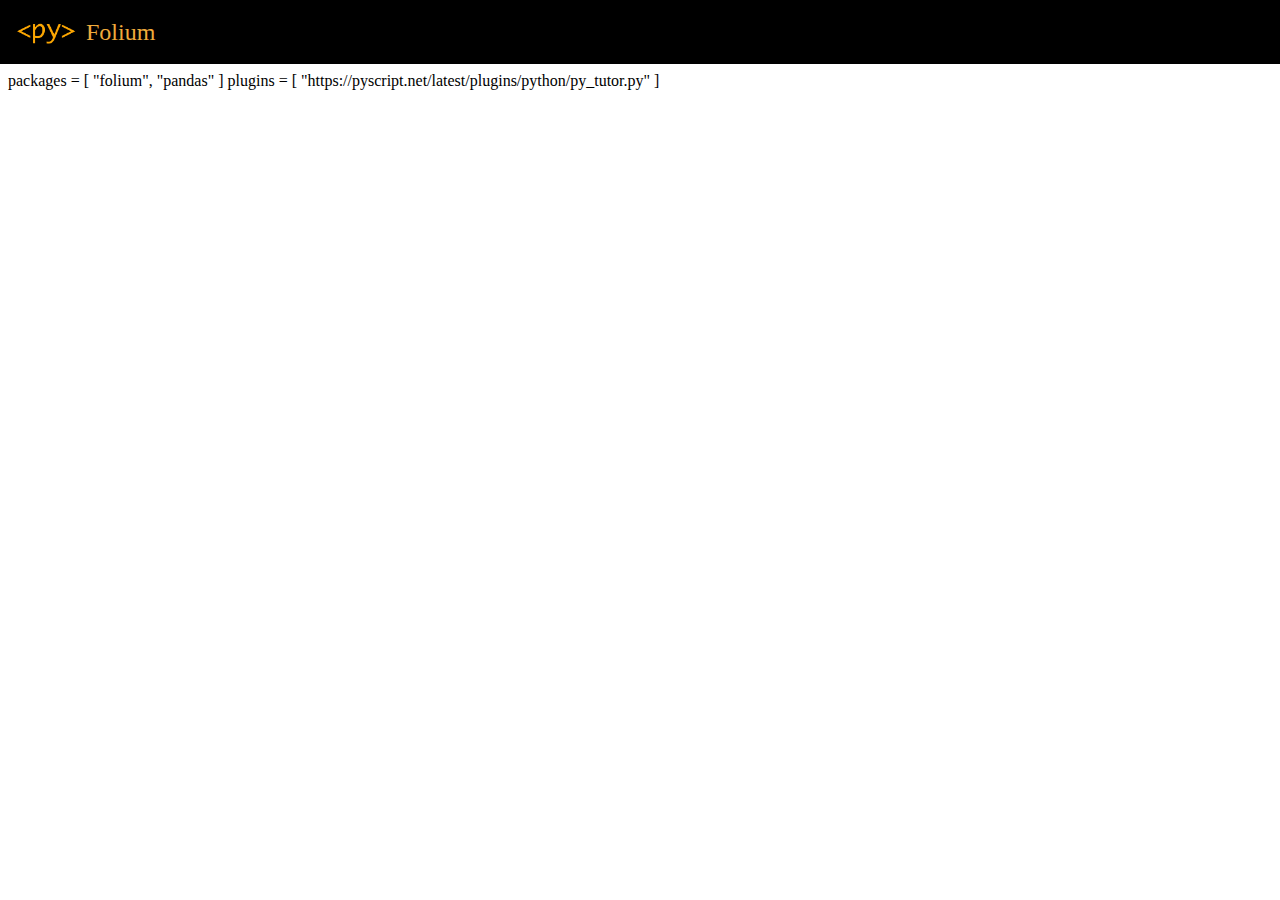
<file: pyscript-main/examples/folium.html>
<html>
    <head>
        <title>Folium</title>
        <meta charset="utf-8" />
        <link rel="icon" type="image/x-icon" href="./favicon.png" />
        <link
            rel="stylesheet"
            href="https://pyscript.net/latest/pyscript.css"
        />
        <link rel="stylesheet" href="./assets/css/examples.css" />
        <style>
            py-script {
                display: none;
            }
        </style>
        <script
            type="module"
            src="https://esm.sh/@pyscript/core@latest/core.js"
        ></script>
    </head>
    <body>
        <nav class="navbar" style="background-color: #000000">
            <div class="app-header">
                <a href="/">
                    <img src="./logo.png" class="logo" />
                </a>
                <a class="title" href="" style="color: #f0ab3c">Folium</a>
            </div>
        </nav>
        <section class="pyscript">
            <div id="folium"></div>

            <py-tutor>
                <py-config>
                    packages = [
                      "folium",
                      "pandas"
                    ]
                    plugins = [
                      "https://pyscript.net/latest/plugins/python/py_tutor.py"
                    ]
                </py-config>

                <py-script>
                    from pyscript import display
                    import folium
                    import json
                    import pandas as pd

                    from pyodide.http import open_url

                    url = (
                        "https://raw.githubusercontent.com/python-visualization/folium/master/examples/data"
                    )
                    state_geo = f"{url}/us-states.json"
                    state_unemployment = f"{url}/US_Unemployment_Oct2012.csv"
                    state_data = pd.read_csv(open_url(state_unemployment))
                    geo_json = json.loads(open_url(state_geo).read())

                    m = folium.Map(location=[48, -102], zoom_start=3)

                    folium.Choropleth(
                        geo_data=geo_json,
                        name="choropleth",
                        data=state_data,
                        columns=["State", "Unemployment"],
                        key_on="feature.id",
                        fill_color="YlGn",
                        fill_opacity=0.7,
                        line_opacity=0.2,
                        legend_name="Unemployment Rate (%)",
                    ).add_to(m)

                    folium.LayerControl().add_to(m)

                    display(m, target="folium")
                </py-script>
            </py-tutor>
        </section>
    </body>
</html>
</file>
<file: main.css>
@import url('https://fonts.googleapis.com/css2?family=Poppins:ital,wght@0,100;0,200;0,300;0,400;0,500;0,600;0,700;0,800;0,900;1,100;1,200;1,300;1,400;1,500;1,600;1,700;1,800;1,900&display=swap');

:root {
    --font: Poppins;
    --main-bg: rgb(247, 241, 250);
    --main-text: rgb(15, 15, 20);
    --accent: rgb(194, 187, 255);
    --accent-text: rgb(19, 17, 36);
}

body {
    margin: 0;
    padding: 0;
    background-color: var(--main-bg);
    color: var(--main-text);
    font-family: var(--font);
}

#header {
    --padding-x: 8em;
    position: sticky;
    top: 0;
    height: 2em;
    padding: 1em var(--padding-x);
    display: flex;
    flex-direction: row;
    flex-wrap: wrap;
    align-content: center;
    justify-content: space-between;
    box-shadow: 0px 1px 10px 0px rgba(21, 21, 22, 0.333);
    background-color: rgba(21, 21, 22, 0.058);
    z-index: 999;
}

#header > div {
    display: flex;
    flex-direction: row;
    flex-wrap: wrap;
    align-content: center;
    justify-content: center;
}

#header > #navigation {
    display: flex;
    flex-direction: row;
    flex-wrap: wrap;
    align-content: flex-end;
    justify-content: center;
    height: 100%;
}

#navigation > .nav-item {
    line-height: 2em;
    margin: 0 1em;
    padding: 0 1em;
    border-radius: 2em;
    transition: ease-in-out 0.1s;
}

#navigation > .nav-item:hover {
    background-color: var(--accent);
    color: var(--accent-text);
    cursor: not-allowed;
}

#front-cover {
    padding: 2em 4em;
    display: flex;
    flex-direction: row;
    flex-wrap: wrap;
    align-content: center;
    justify-content: center;
}

#front-cover > div {
    display: flex;
    flex-wrap: wrap;
    align-content: center;
    justify-content: center;
}

#front-cover > #front-feature {
    background-color: var(--accent);
    border-radius: 100%;
    margin-right: 4em;
}

#front-cover > #front-greeting {
    font-size: 3em;
    font-weight: 600;
    width: max-content;
}

#front-notice {
    display: flex;
    flex-direction: column;
    flex-wrap: wrap;
    align-content: center;
    justify-content: center;
    text-align: center;
    background-color: var(--accent);
    color: var(--accent-text);
    padding: 2em 8em;
    box-shadow: inset 0px 0px 10px 0px rgba(21, 21, 22, 0.333);
    font-size: 1.25em;
}

.main-body {
    padding: 2em 8em;
}

.main-body > .content-group {
    margin-bottom: 2em;
}

.content-group > .heading {
    position: relative;
    font-size: 2em;
    font-weight: 500;
    padding: 0.25em 0em;
}

.content-group > .heading::after {
    content: '';
    position: absolute;
    left: 0;
    bottom: 0;
    width: 100%;
    height: 1px;
    background-color: var(--main-text);
}

.content-group > .content {
    display: flex;
    flex-direction: row;
    justify-content: flex-start;
    padding: 2em 1em 0 1em;
}

.content > .content-image {
    padding-right: 2em;
}

.content-image img {
    height: 300px;
    width: 400px;
    object-fit: cover;
    overflow: hidden;
    border-radius: 20px;
}

.content > .content-text {
    display: flex;
    flex-direction: column;
    flex-wrap: wrap;
    align-items: flex-start;
    justify-content: center;
}

.content-text > * {
    margin: 0.5em 0;
}

.content-text > .title {
    font-weight: 500;
    font-size: 1.5em;
}

.content-text > .description {
    opacity: 0.9;
}

.button {
    background-color: var(--accent);
    color: var(--accent-text);
    border-radius: 2em;
    padding: 0.5em 2em;
    text-decoration: none;
    transition: ease-in-out 0.1s;
}

.button:hover {
    opacity: 0.9;
}


@media (prefers-color-scheme: dark) {
    :root {
        --main-bg: rgb(15, 15, 20);
        --main-text: rgb(232, 232, 232);
    }

    #header {
        background-color: rgba(16, 16, 19, 0.901);
    }
}
</file>
<file: heron-centroid-smote/heron-centroid-smote.css>
* {
    --background-color: #0f100f;
    --background-color-2: #191A19;
    --text-color: #e7e7ee;
    --text-color-2: #e7e7ee;
    --accent-color-success: #ddee99;
    --color-legend-minority: #008000;
    --color-legend-majority: #0000FF;
}

body {
    background-color: var(--background-color);
    padding: 2rem;
    color: var(--text-color);
    font-family: 'Courier New', Courier, monospace;
}

button {
    padding: 0.5em 1em;
    cursor: pointer;
    font-weight: bold;
    font-size: 1.1em;
    font-family: 'Courier New', Courier, monospace;
    border-radius: 4px;
    background-color: var(--accent-color-success);
    color: var(--background-color-2);
    outline: none;
    border-width: 0;
    transition: all 0.2s;
}

button[disabled = false]:hover {
    filter: brightness(0.8);
    transform: translateY(2px);
}

button[disabled] {
    opacity: 0.5;
    cursor: not-allowed;
}

h1 {
    font-size: 1.5em;
    font-weight: bold;
}

h2 {
    font-size: 1.25em;
    font-weight: bold;
}

.py-error {
    display: none;
}

#toast {
    position: fixed;
    bottom: 4%;
    left: 2%;
    display: flex;
    flex-direction: row;
    align-items: center;
    justify-content: start;
    gap: 10px;
    height: 50px;
    min-width: 300px;
    background-color: var(--background-color-2);
    color: var(--text-color-2);
    padding: 0.5rem 1rem;
    border-style: solid;
    border-radius: 6px;
    border-width: 1px;
    border-color: var(--background-color);
    background-color: var(--background-color-2);
    box-shadow: 0 4px 8px 0 rgba(0, 0, 0, 0.2), 0 6px 20px 0 rgba(0, 0, 0, 0.19);
    overflow: hidden;
    z-index: 99;
    transition: cubic-bezier(1, 0, 0, 1) 0.5s;
}

#toast.hidden {
    transform: translateY(300px);
    opacity: 0;
}

#toast-logo {
    width: 60px;
}

#toast-text {
    width: 100%;
}

.wrapper {
    --padding: 2rem;
    width: calc(100% - var(--padding) * 2);
    display: flex;
    justify-items: center;
    margin-bottom: 2rem;
    padding: var(--padding);
    border-style: solid;
    border-radius: 5px;
    border-width: 1px;
    border-color: var(--background-color);
    background-color: var(--background-color-2);
    box-shadow: 0 4px 8px 0 rgba(0, 0, 0, 0.2), 0 6px 20px 0 rgba(0, 0, 0, 0.19);
    overflow: auto;
}

.wrapper.settings {
    flex-direction: row;
}

.wrapper.output {
    flex-direction: column;
}

.parameters {
    display: flex;
    flex-direction: column;
    width: 100%;
    gap: 10px;
}

.heading {
    width: 100%;
    display: flex;
    flex-direction: row;
    align-items: center;
    justify-content: space-between;
}

.heading > .name {
    font-weight: bold;
    font-size: 1.2em;
}

.heading > .heading-switch {
    display: flex;
    flex-direction: row;
    gap: 2ch;
}

.parameter-group {
    display: grid;
    grid-template-columns: repeat(auto-fit, minmax(min(300px, 40%), 1fr));
    width: 100%;
    gap: 3ch;
    margin-bottom: 10px;
}

.parameter > .name {
    font-size: 0.8em;
    font-style: italic;
}

.parameter > input,
.parameter > select {
    width: calc(100% - 2em);
    padding: 0.5em 1em;
    border-radius: 4px;
    outline: none;
    font-family: 'Courier New', Courier, monospace;
    font-weight: bold;
    font-size: 1.1em;
    background-color: var(--text-color);
    color: var(--background-color);
}

.parameter > select {
    width: 100%;
}

.parameter > input[type = "file"]::file-selector-button {
    padding: auto 1em;
    cursor: pointer;
    font-weight: bold;
    font-size: 1.1em;
    font-family: 'Courier New', Courier, monospace;
    margin-right: 0.5rem;
    border-radius: 4px;
    background-color: var(--accent-color-success);
    color: var(--background-color-2);
    outline: none;
    border-width: 0;
    transition: all 0.2s;
}

.parameter > input[type = "file"]::file-selector-button:hover {
    filter: brightness(0.8);
    transform: translateY(2px);
}

.legend-container {
    height: 100px;
    width: 400px;
    padding: 20px 40px;
    background-color: var(--background-color);
    display: flex;
    flex-direction: column;
    justify-content: center;
    align-items: start;
    gap: 10px;
}

.legend-container > h3 {
    margin: 0;
}

.legend-row {
    width: 100%;
    display: flex;
    flex-direction: row;
    justify-content: space-between; 
    gap: 5px;
}

.legend-color {
    width: 200px;
    text-align: center;
    background-color: var(--text-color);
    border: var(--background-color-2) 1px solid;
}

.legend-color.minority {
    background-color: var(--color-legend-minority);
}

.legend-color.majority {
    background-color: var(--color-legend-majority);
}

.legend-name {
    width: 100%;
    text-align: center;
}

.table-output {
    width: 100%;
    display: flex;
    flex-direction: column;
    justify-content: space-evenly;
    align-items: center;
}

.table-output-row {
    width: 100%;
    display: flex;
    flex-direction: row;
    justify-content: space-evenly;
    align-items: stretch;
    text-align: center;
}

.table-output-row.heading > div {
    font-weight: bold;
    background-color: var(--background-color);
}

.table-output-row > div {
    padding: 1.5ch;
    width: 100%;
    vertical-align: center;
    border: 1px var(--background-color) solid;
}

.output-wrapper {
    display: flex;
    flex-direction: row;
    width: 100%;
    row-gap: 3ch;
    column-gap: 3ch;
    margin-bottom: 2rem;
}

.output-wrapper > div > div > img {
    width: 30rem;
    border-radius: calc(20px - 1rem);
}

.output-wrapper > .table-output {
    height: auto;
    width: 100%;
    display: grid;
    grid-template-columns: 3fr 4fr;
    column-gap: 10px;
    justify-items: start;
    align-items: start;
    border-width: 1px;
    border-style: solid;
    border-radius: 4px;
    border-color: var(--background-color);
}

.output-wrapper > .table-output > div {
    min-height: 50px;
    height: 100%;
    width: calc(100% - 2em);
    padding: 0 1em;
    display: flex;
    align-items: center;
    justify-content: center;
    text-align: center;
}

.output-wrapper > .table-output > div:nth-child(1) {
    border-top-left-radius: 4px;
} 

.output-wrapper > .table-output > div:nth-last-child(2) {
    border-bottom-left-radius: 4px;
} 

.output-wrapper > .table-output > div:nth-child(2n - 1) {
    font-weight: bold;
    background-color: #2e302e;
}

/* FROM W3SCHOOLS */

.switch {
    position: relative;
    display: inline-block;
    width: 40px;
    height: 20px;
}

.switch input { 
    opacity: 0;
    width: 0;
    height: 0;
}

.slider {
    position: absolute;
    cursor: pointer;
    top: 0;
    left: 0;
    right: 0;
    bottom: 0;
    background-color: #ccc;
    -webkit-transition: .4s;
    transition: .4s;
}

.slider:before {
    position: absolute;
    content: "";
    height: 16px;
    width: 16px;
    left: 4px;
    bottom: 2px;
    background-color: white;
    -webkit-transition: .4s;
    transition: .4s;
}

input:checked + .slider {
    background-color: var(--accent-color-success);
}

input:focus + .slider {
    box-shadow: 0 0 1px var(--accent-color-success);
}

input:checked + .slider:before {
    -webkit-transform: translateX(18px);
    -ms-transform: translateX(18px);
    transform: translateX(18px);
}

/* Rounded sliders */
    .slider.round {
    border-radius: 34px;
}

.slider.round:before {
    border-radius: 50%;
}

/* END OF W3SCHOOLS SLIDERS */

/* LOADING.IO CSS LOADERS */
.lds-ripple {
    display: inline-block;
    position: relative;
    width: 40px;
    height: 40px;
}
.lds-ripple div {
    position: absolute;
    border: 3px solid #fff;
    opacity: 1;
    border-radius: 50%;
    animation: lds-ripple 1s cubic-bezier(0, 0.2, 0.8, 1) infinite;
}
.lds-ripple div:nth-child(2) {
    animation-delay: -0.5s;
}
@keyframes lds-ripple {
    0% {
        top: 18px;
        left: 18px;
        width: 0;
        height: 0;
        opacity: 0;
    }
    4.9% {
        top: 18px;
        left: 18px;
        width: 0;
        height: 0;
        opacity: 0;
    }
    5% {
        top: 18px;
        left: 18px;
        width: 0;
        height: 0;
        opacity: 1;
    }
    100% {
        top: 0px;
        left: 0px;
        width: 36px;
        height: 36px;
        opacity: 0;
    }
}

/* END OF LOADING.IO LOADERS */

@keyframes skeleton-loading {
  0% {
    background-color: var(--background-color);
  }
  100% {
    background-color: var(--background-color-2);
  }
}

.skeleton {
    animation: skeleton-loading 1s linear infinite alternate;
    filter: brightness(0.8);
}

.skeleton.container {
    border-radius: 4px;
    width: 30rem;
    height: 25rem;
}

@media screen and (max-width: 1200px) {
    .output-wrapper {
        flex-direction: column;
        align-items: center;
    }

    .output-wrapper > .table-output,
    .output-wrapper > div > div > img {
        width: 100%;
    }
}
</file>
<file: pyscript-main/examples/assets/css/index.css>
.example {
    margin-bottom: 5rem;
}

.example h2 {
    /* color: #000000; */
    font-family: "Inconsolata", monospace;
    font-size: 2.25rem;
    margin-bottom: 1rem;
}

.card {
    height: 15rem;
    background-color: var(--color-secondary);
    padding: 1rem;
    border-radius: 10px;
}

.card:hover,
.card:hover a,
.card:hover a:visited,
.card:hover h2 {
    background-color: var(--color-primary);
    color: #1d1d22;
}

.card a h2 {
    color: var(--color-primary);
    margin: 0;
    font-family: "Inconsolata", monospace;
    font-size: 2.25rem;
}

.card a p {
    color: var(--text-color);
}

a .card {
    height: 100%;
    display: flex;
    flex-direction: column;
    justify-content: space-between;
}

.card-content {
    height: 100%;
    display: flex;
    flex-direction: column;
    justify-content: space-between;
}

.card-content a,
.card-content a:visited {
    color: var(--color-primary);
}

.container-card {
    max-width: 1500px;
    margin: 0 auto;
    display: grid;
    gap: 1rem;
}

@media (min-width: 600px) {
    .container-card {
        grid-template-columns: repeat(2, 1fr);
    }
}

@media (min-width: 900px) {
    .container-card {
        grid-template-columns: repeat(4, 1fr);
    }
}
</file>
<file: pyscript-main/examples/assets/css/examples.css>
body {
    margin: 0;
}

.pyscript {
    margin: 0.5rem;
}

.code {
    display: flex;
    position: absolute;
    right: 0px;
    z-index: 9998;
    top: 7rem;
}

@media (max-width: 1300px) {
    .code:has(> .code-section-visible) {
        width: 90%;
        /* Absolute position is messing up the layout on small screens */
        right: 70px;
    }
}

.code-section-hidden {
    width: 0px;
    display: none;
}

.code-section-visible {
    display: flex;
    flex-direction: column;
    width: 100%;
    background-color: rgb(45 46 53 / 90%);
    padding: 1rem;
    border-radius: 10px 0px 0px 10px;
    color: #c6c6c8;
}
.code-section-visible p {
    margin: 0;
    font-style: italic;
    font-size: small;
}

.language-html,
.language-python {
    float: left;
}

#view-code-button {
    writing-mode: tb-rl;
    text-orientation: sideways-right;
    background-color: #1d1d22;
    color: white;
    padding: 0.5rem;
    border-radius: 5px;
    cursor: pointer;
    height: 81px;
}

nav {
    position: sticky;
    width: 100%;
    top: 0;
    left: 0;
    z-index: 9999;
}

.logo {
    padding-right: 10px;
    font-size: 28px;
    height: 30px;
    max-width: inherit;
}

.title {
    text-decoration: none;
    text-decoration-line: none;
    text-decoration-style: initial;
    text-decoration-color: initial;
    font-weight: 400;
    font-size: 1.5em;
    line-height: 2em;
    white-space: nowrap;
}

.app-header {
    display: flex;
    align-items: center;
    padding: 0.5rem 1rem;
}
</file>
<file: pyscript-main/examples/assets/css/main.css>
@import url("https://fonts.googleapis.com/css2?family=Inconsolata:wght@400;700&display=swap");
@import "./variables.css";
@import "./reset.css";

body {
    background: #2d2e35
        url("https://assets.anaconda.com/production/Content/1650828148240.png?w=3240&auto=compress%2Cformat&fit=crop&dm=1650828161&s=c558dc55e0ed1f8419a892e842a5728f")
        repeat-x center bottom / 250px;
    background-attachment: fixed;
    overflow-x: hidden;
    color: var(--text-color);
}

.container {
    max-width: 1510px;
    margin: auto;
    padding: 0 2rem;
}

.title-main {
    font-size: 4.25rem;
    font-family: "Inconsolata", monospace;
    text-align: center;
    margin: 2rem 0;
}
</file>
